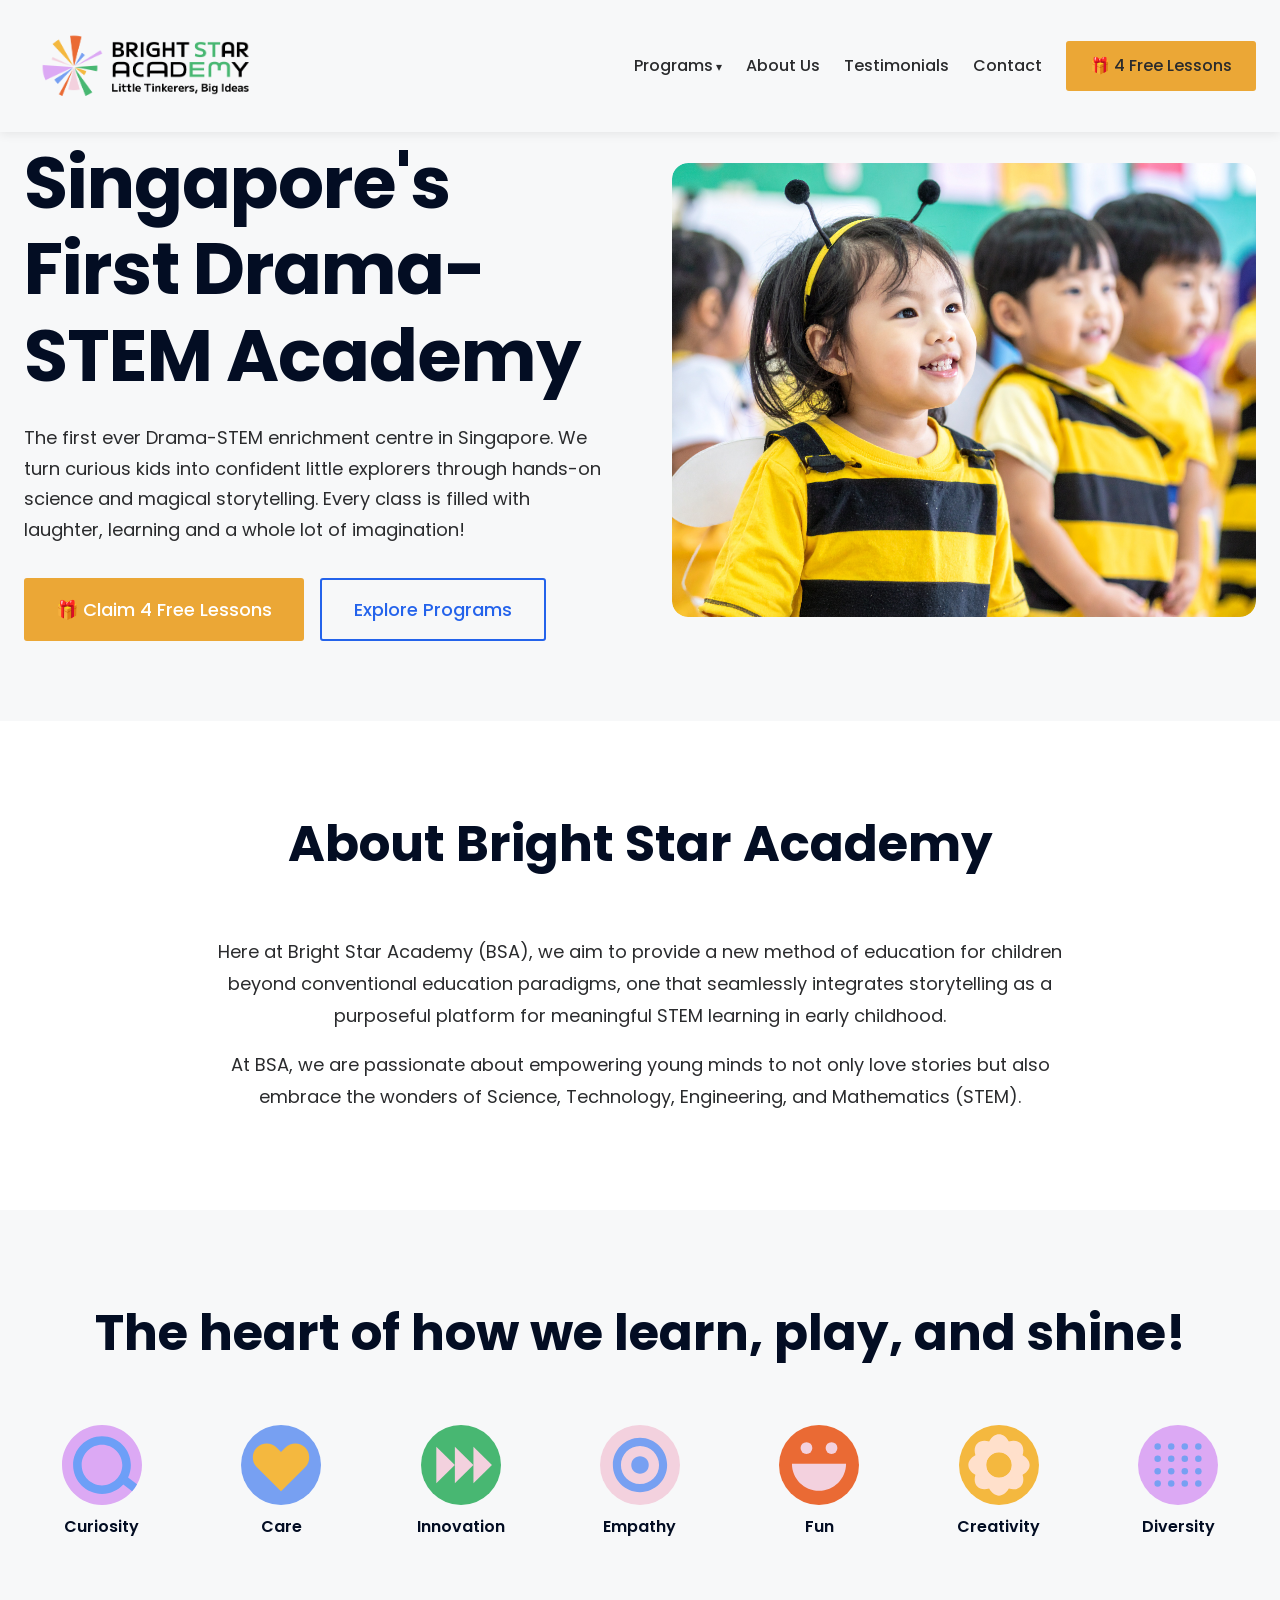
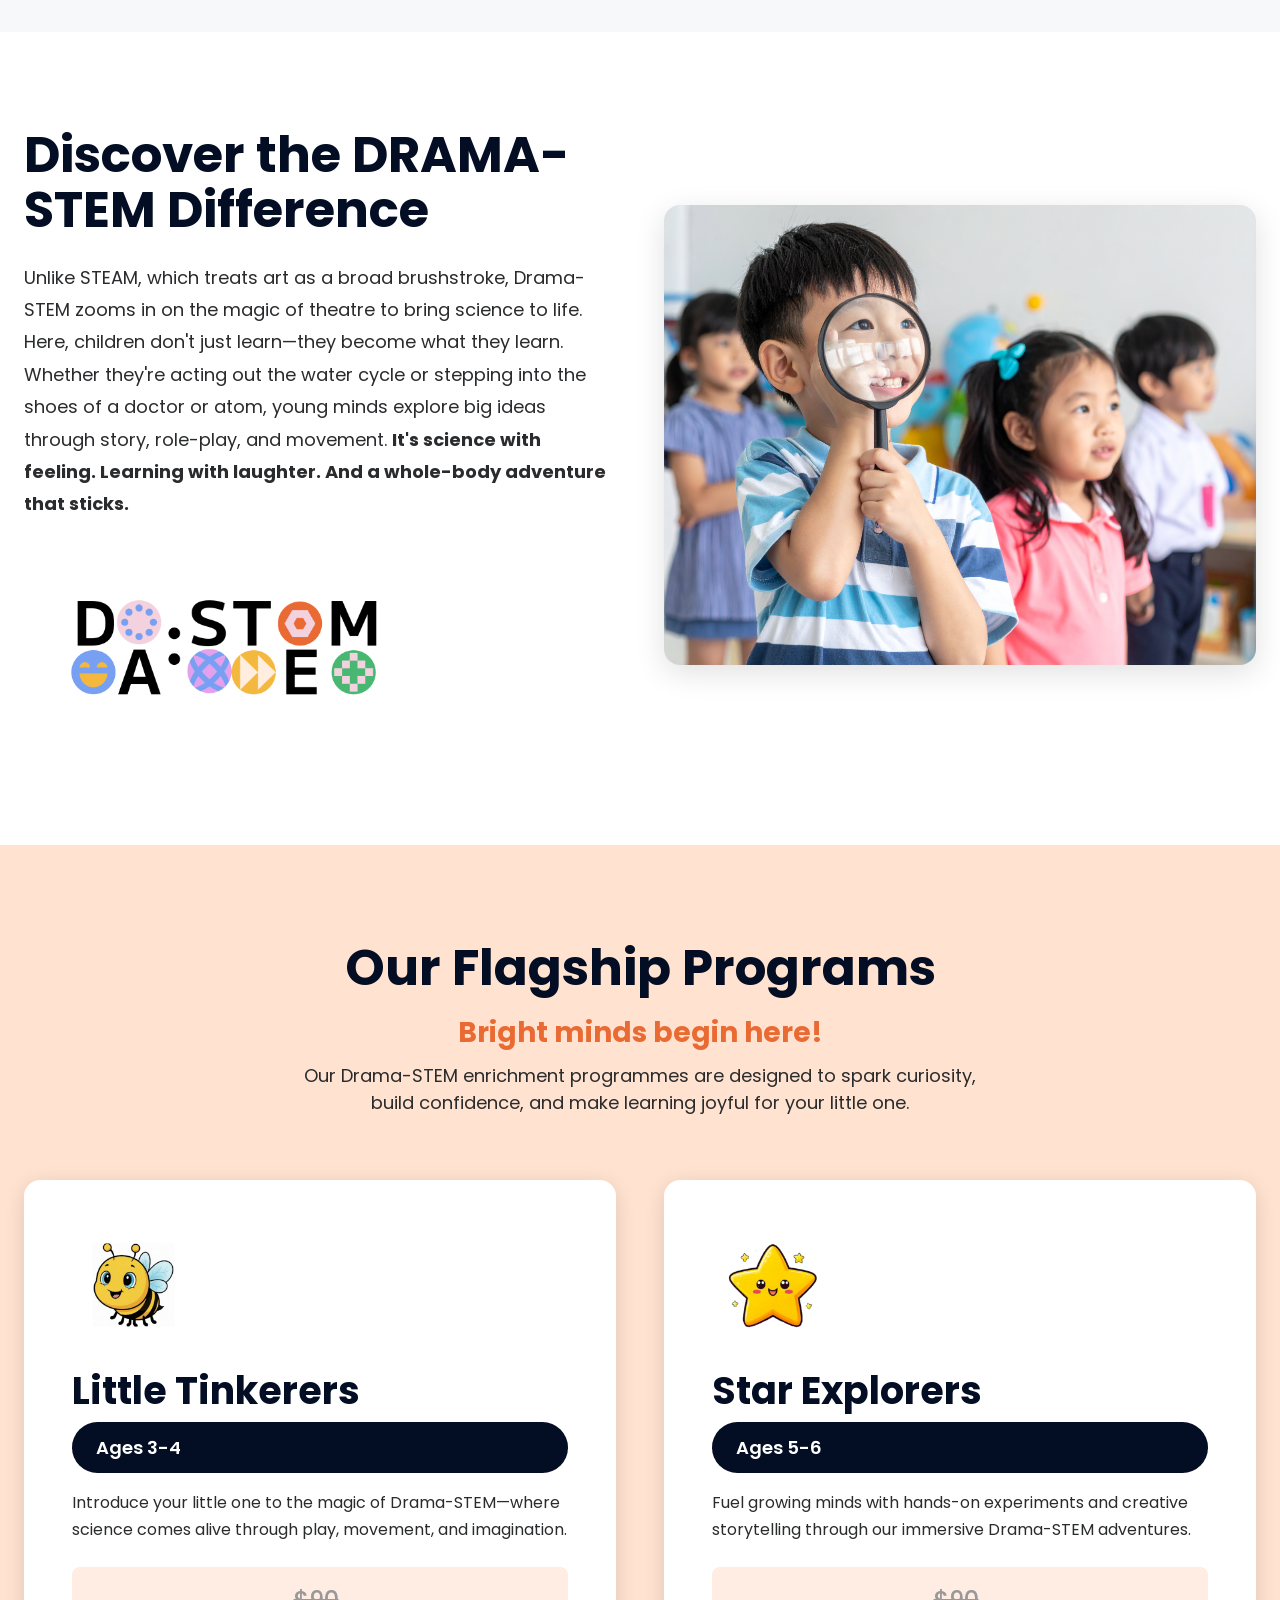
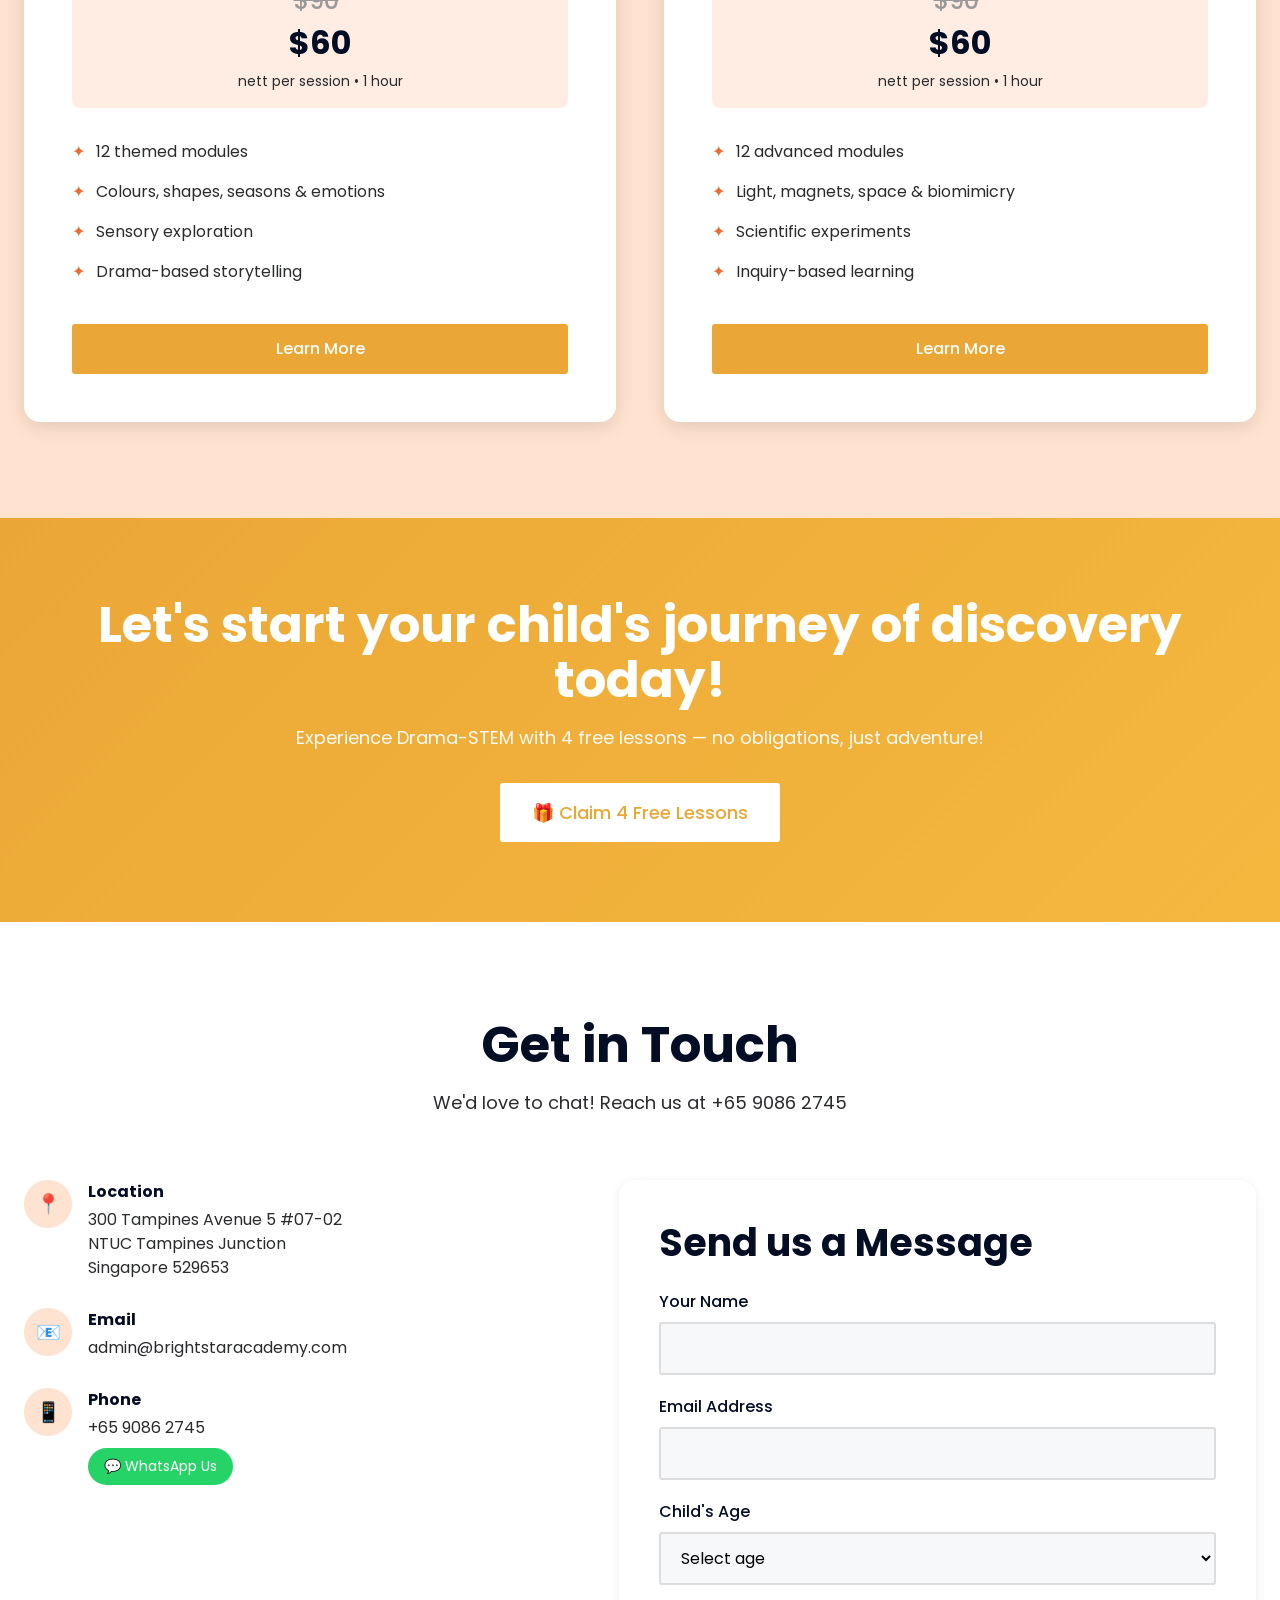
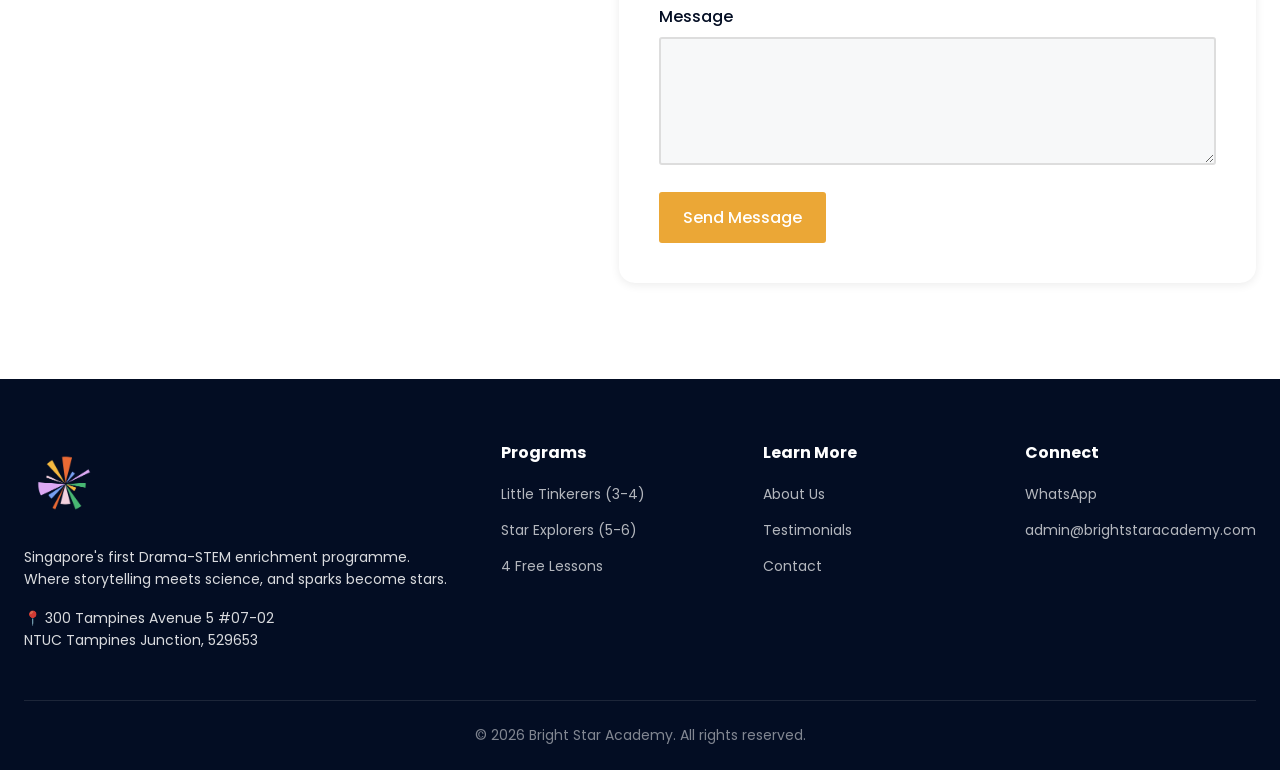
<file: index.html>
<!DOCTYPE html>
<html lang="en">
<head>
    <meta charset="UTF-8">
    <meta name="viewport" content="width=device-width, initial-scale=1.0">
    <title>Bright Star Academy | Drama-STEM Enrichment Singapore</title>
    <meta name="description" content="Singapore's FIRST Drama-STEM enrichment programme for children ages 3-6. Where storytelling meets science.">
    <link rel="stylesheet" href="styles.css">
    <link rel="icon" href="assets/images/logo-icon.png" type="image/png">
</head>
<body>
    <!-- Navigation -->
    <nav class="navbar">
        <div class="container nav-content">
            <a href="/" class="logo">
                <img src="assets/images/logo.png" alt="Bright Star Academy">
            </a>
            <ul class="nav-links">
                <li class="nav-dropdown"><a href="programs.html">Programs</a><div class="nav-dropdown-content"><a href="little-tinkerers.html">Little Tinkerers (3-4)</a><a href="star-explorers.html">Star Explorers (5-6)</a></div></li>
                <li><a href="about.html">About Us</a></li>
                <li><a href="testimonials.html">Testimonials</a></li>
                <li><a href="contact.html">Contact</a></li>
                <li><a href="4-free-lessons.html" class="btn btn-primary">🎁 4 Free Lessons</a></li>
            </ul>
            <button class="mobile-menu-btn" aria-label="Menu">☰</button>
        </div>
    </nav>

    <!-- Hero Section -->
    <section class="hero">
        <div class="container">
            <div class="hero-grid">
                <div class="hero-content">
                    <h1>Singapore's First Drama-STEM Academy</h1>
                    <p>The first ever Drama-STEM enrichment centre in Singapore. We turn curious kids into confident little explorers through hands-on science and magical storytelling. Every class is filled with laughter, learning and a whole lot of imagination!</p>
                    <div class="hero-buttons">
                        <a href="4-free-lessons.html" class="btn btn-primary btn-large">🎁 Claim 4 Free Lessons</a>
                        <a href="programs.html" class="btn btn-secondary btn-large">Explore Programs</a>
                    </div>
                </div>
                <div class="hero-image">
                    <img src="assets/images/kids-bee-costumes-group.jpg" alt="Children learning through Drama-STEM" style="border-radius: 16px; box-shadow: 0 8px 30px rgba(0,0,0,0.12);">
                </div>
            </div>
        </div>
    </section>

    <!-- About Section -->
    <section class="section section-light">
        <div class="container">
            <div class="section-header">
                <h2>About Bright Star Academy</h2>
            </div>
            <div style="max-width: 900px; margin: 0 auto; text-align: center;">
                <p style="font-size: 18px; line-height: 1.8; margin-bottom: 16px;">Here at Bright Star Academy (BSA), we aim to provide a new method of education for children beyond conventional education paradigms, one that seamlessly integrates storytelling as a purposeful platform for meaningful STEM learning in early childhood.</p>
                <p style="font-size: 18px; line-height: 1.8;">At BSA, we are passionate about empowering young minds to not only love stories but also embrace the wonders of Science, Technology, Engineering, and Mathematics (STEM).</p>
            </div>
        </div>
    </section>

    <!-- Core Values Section -->
    <section class="section section-gray">
        <div class="container">
            <div class="section-header">
                <h2>The heart of how we learn, play, and shine!</h2>
            </div>
            <div class="values-grid">
                <div class="value-item">
                    <div class="value-icon">
                        <img src="assets/images/core-value-14.svg" alt="Curiosity">
                    </div>
                    <h5>Curiosity</h5>
                </div>
                <div class="value-item">
                    <div class="value-icon">
                        <img src="assets/images/core-value-13.svg" alt="Care">
                    </div>
                    <h5>Care</h5>
                </div>
                <div class="value-item">
                    <div class="value-icon">
                        <img src="assets/images/core-value-12.svg" alt="Innovation">
                    </div>
                    <h5>Innovation</h5>
                </div>
                <div class="value-item">
                    <div class="value-icon">
                        <img src="assets/images/core-value-11.svg" alt="Empathy">
                    </div>
                    <h5>Empathy</h5>
                </div>
                <div class="value-item">
                    <div class="value-icon">
                        <img src="assets/images/core-value-10.svg" alt="Fun">
                    </div>
                    <h5>Fun</h5>
                </div>
                <div class="value-item">
                    <div class="value-icon">
                        <img src="assets/images/core-value-9.svg" alt="Creativity">
                    </div>
                    <h5>Creativity</h5>
                </div>
                <div class="value-item">
                    <div class="value-icon">
                        <img src="assets/images/core-value-8.svg" alt="Diversity">
                    </div>
                    <h5>Diversity</h5>
                </div>
            </div>
        </div>
    </section>

    <!-- DA:STEM Section -->
    <section class="dastem-section">
        <div class="container">
            <div class="dastem-grid">
                <div class="dastem-content">
                    <h2>Discover the DRAMA-STEM Difference</h2>
                    <p>Unlike STEAM, which treats art as a broad brushstroke, Drama-STEM zooms in on the magic of theatre to bring science to life. Here, children don't just learn—they become what they learn. Whether they're acting out the water cycle or stepping into the shoes of a doctor or atom, young minds explore big ideas through story, role-play, and movement. <strong>It's science with feeling. Learning with laughter. And a whole-body adventure that sticks.</strong></p>
                    <div class="dastem-logo">
                        <img src="assets/images/da-stem-logo.png" alt="DA:STEM">
                    </div>
                </div>
                <div class="dastem-image">
                    <img src="assets/images/boy-magnifying-glass.jpg" alt="Child exploring with magnifying glass">
                </div>
            </div>
        </div>
    </section>

    <!-- Programs Section -->
    <section class="section section-peach">
        <div class="container">
            <div class="section-header">
                <h2>Our Flagship Programs</h2>
                <p class="bright-minds-tagline">Bright minds begin here!</p>
                <p>Our Drama-STEM enrichment programmes are designed to spark curiosity, build confidence, and make learning joyful for your little one.</p>
            </div>
            <div class="programs-grid">
                <div class="program-card">
                    <div class="program-image">
                        <img src="assets/images/bob-bumblebee.png" alt="Bob the Bumblebee" style="width: 120px; height: 120px; object-fit: contain;">
                    </div>
                    <h3>Little Tinkerers</h3>
                    <span class="program-age">Ages 3-4</span>
                    <p>Introduce your little one to the magic of Drama-STEM—where science comes alive through play, movement, and imagination.</p>
                    <div class="program-pricing">
                        <span class="price-old">$90</span><span class="price">$60</span> <span class="price-details">nett per session • 1 hour</span>
                    </div>
                    <ul class="program-features">
                        <li>12 themed modules</li>
                        <li>Colours, shapes, seasons & emotions</li>
                        <li>Sensory exploration</li>
                        <li>Drama-based storytelling</li>
                    </ul>
                    <a href="little-tinkerers.html" class="btn btn-primary">Learn More</a>
                </div>
                <div class="program-card">
                    <div class="program-image">
                        <img src="assets/images/star-explorer-mascot.png" alt="Star Explorer" style="width: 120px; height: 120px; object-fit: contain;">
                    </div>
                    <h3>Star Explorers</h3>
                    <span class="program-age">Ages 5-6</span>
                    <p>Fuel growing minds with hands-on experiments and creative storytelling through our immersive Drama-STEM adventures.</p>
                    <div class="program-pricing">
                        <span class="price-old">$90</span><span class="price">$60</span> <span class="price-details">nett per session • 1 hour</span>
                    </div>
                    <ul class="program-features">
                        <li>12 advanced modules</li>
                        <li>Light, magnets, space & biomimicry</li>
                        <li>Scientific experiments</li>
                        <li>Inquiry-based learning</li>
                    </ul>
                    <a href="star-explorers.html" class="btn btn-primary">Learn More</a>
                </div>
            </div>
        </div>
    </section>

    <!-- CTA Section -->
    <section class="cta-section">
        <div class="container">
            <h2>Let's start your child's journey of discovery today!</h2>
            <p>Experience Drama-STEM with 4 free lessons — no obligations, just adventure!</p>
            <a href="4-free-lessons.html" class="btn btn-primary btn-large">🎁 Claim 4 Free Lessons</a>
        </div>
    </section>

    <!-- Contact Section -->
    <section class="section section-light">
        <div class="container">
            <div class="section-header">
                <h2>Get in Touch</h2>
                <p>We'd love to chat! Reach us at +65 9086 2745</p>
            </div>
            <div class="contact-grid">
                <div>
                    <div class="contact-item">
                        <div class="contact-icon">📍</div>
                        <div class="contact-text">
                            <strong>Location</strong>
                            <p>300 Tampines Avenue 5 #07-02<br>NTUC Tampines Junction<br>Singapore 529653</p>
                        </div>
                    </div>
                    <div class="contact-item">
                        <div class="contact-icon">📧</div>
                        <div class="contact-text">
                            <strong>Email</strong>
                            <a href="mailto:admin@brightstaracademy.com">admin@brightstaracademy.com</a>
                        </div>
                    </div>
                    <div class="contact-item">
                        <div class="contact-icon">📱</div>
                        <div class="contact-text">
                            <strong>Phone</strong>
                            <p>+65 9086 2745</p>
                            <a href="https://wa.me/6590862745?text=Hi!%20I'm%20interested%20in%20Bright%20Star%20Academy's%20programs." class="whatsapp-link">
                                💬 WhatsApp Us
                            </a>
                        </div>
                    </div>
                </div>
                <div class="contact-form">
                    <h3>Send us a Message</h3>
                    <form>
                        <div class="form-group">
                            <label>Your Name</label>
                            <input type="text" name="name" required>
                        </div>
                        <div class="form-group">
                            <label>Email Address</label>
                            <input type="email" name="email" required>
                        </div>
                        <div class="form-group">
                            <label>Child's Age</label>
                            <select name="age">
                                <option value="">Select age</option>
                                <option value="3-4">3-4 years</option>
                                <option value="5-6">5-6 years</option>
                            </select>
                        </div>
                        <div class="form-group">
                            <label>Message</label>
                            <textarea name="message" rows="4"></textarea>
                        </div>
                        <button type="submit" class="btn btn-primary">Send Message</button>
                    </form>
                </div>
            </div>
        </div>
    </section>

    <!-- Footer -->
    <footer class="footer">
        <div class="container">
            <div class="footer-grid">
                <div class="footer-brand">
                    <img src="assets/images/logo-icon.png" alt="Bright Star Academy" class="footer-icon">
                    <p>Singapore's first Drama-STEM enrichment programme. Where storytelling meets science, and sparks become stars.</p>
                    <p class="footer-address">📍 300 Tampines Avenue 5 #07-02<br>NTUC Tampines Junction, 529653</p>
                </div>
                <div class="footer-column">
                    <h5>Programs</h5>
                    <ul class="footer-links">
                        <li><a href="little-tinkerers.html">Little Tinkerers (3-4)</a></li>
                        <li><a href="star-explorers.html">Star Explorers (5-6)</a></li>
                        <li><a href="4-free-lessons.html">4 Free Lessons</a></li>
                    </ul>
                </div>
                <div class="footer-column">
                    <h5>Learn More</h5>
                    <ul class="footer-links">
                        <li><a href="about.html">About Us</a></li>
                <li><a href="testimonials.html">Testimonials</a></li>
                        <li><a href="contact.html">Contact</a></li>
                    </ul>
                </div>
                <div class="footer-column">
                    <h5>Connect</h5>
                    <ul class="footer-links">
                        <li><a href="https://wa.me/6590862745">WhatsApp</a></li>
                        <li><a href="mailto:admin@brightstaracademy.com">admin@brightstaracademy.com</a></li>
                    </ul>
                </div>
            </div>
            <div class="footer-bottom">
                <p>&copy; 2026 Bright Star Academy. All rights reserved.</p>
            </div>
        </div>
    </footer>

    <script>
        document.querySelector('.mobile-menu-btn').addEventListener('click', function() {
            document.querySelector('.nav-links').classList.toggle('active');
        });
    </script>
</body>
</html>
</file>
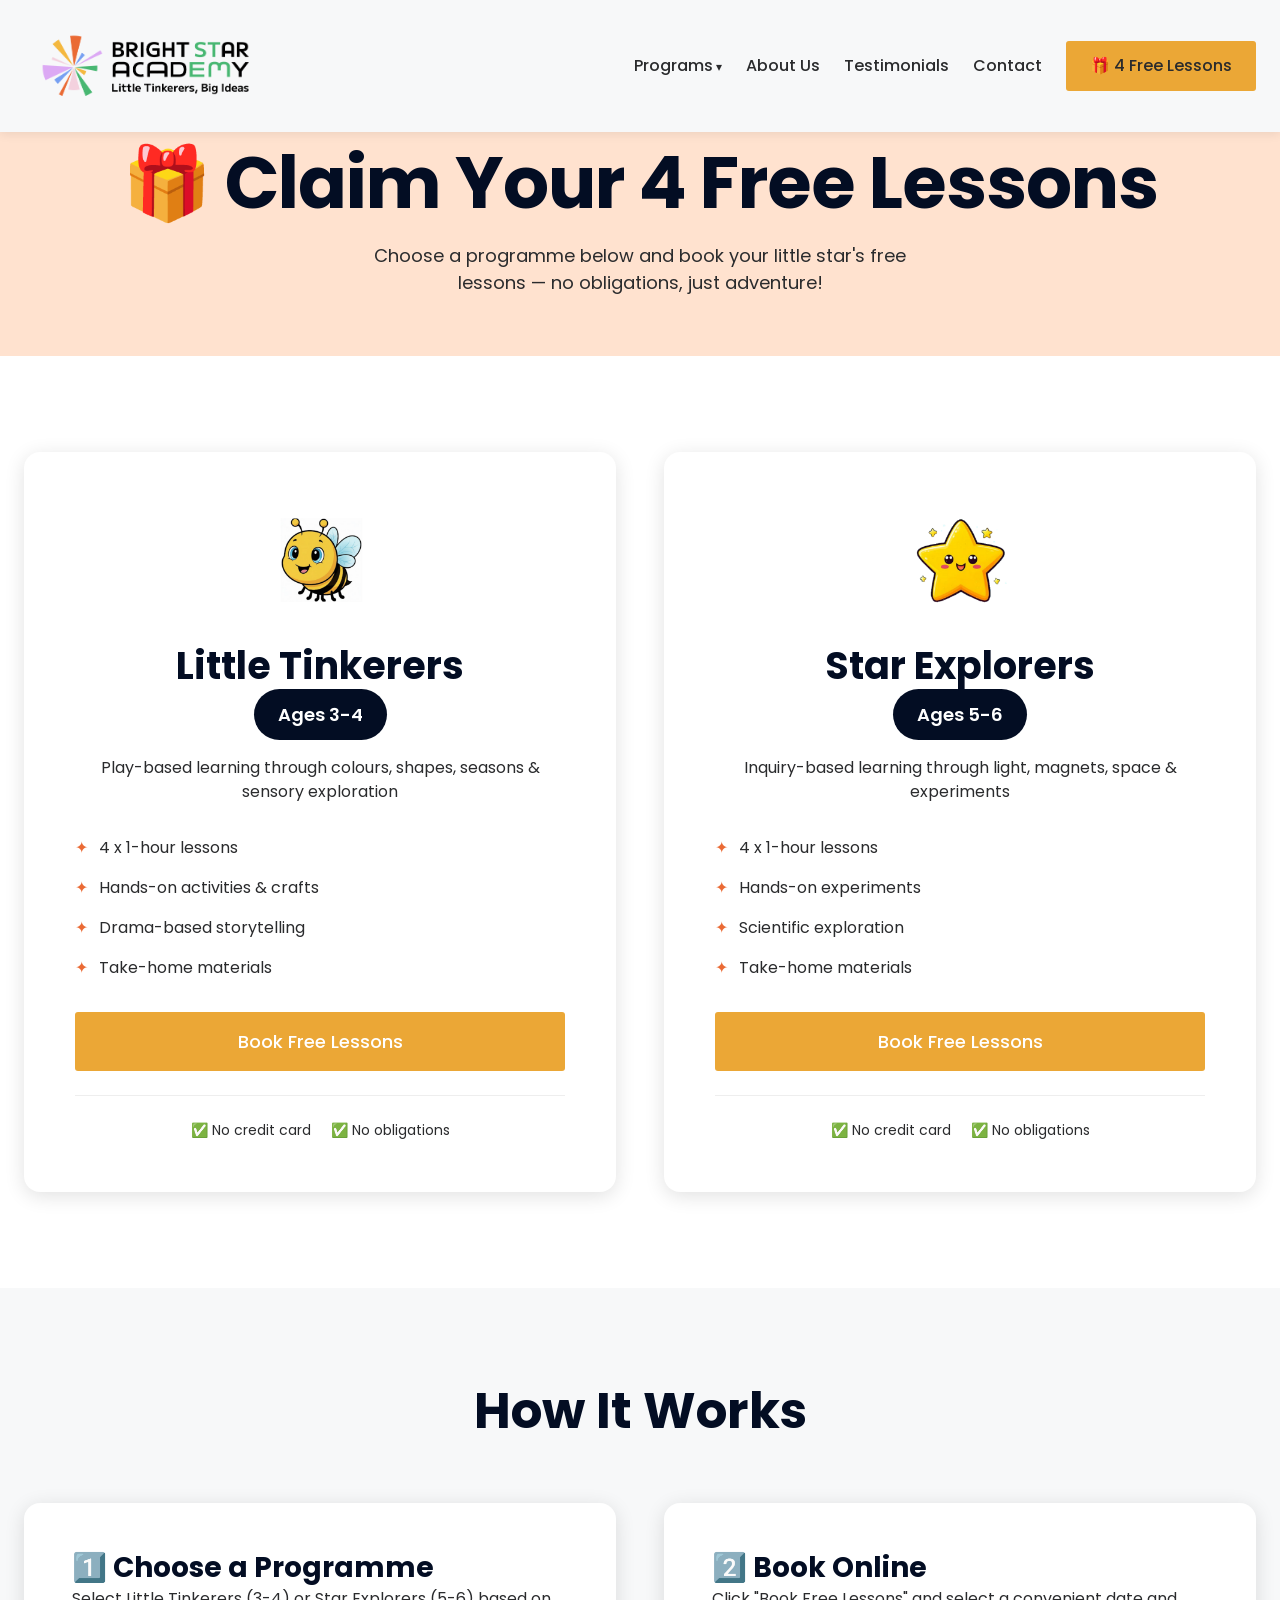
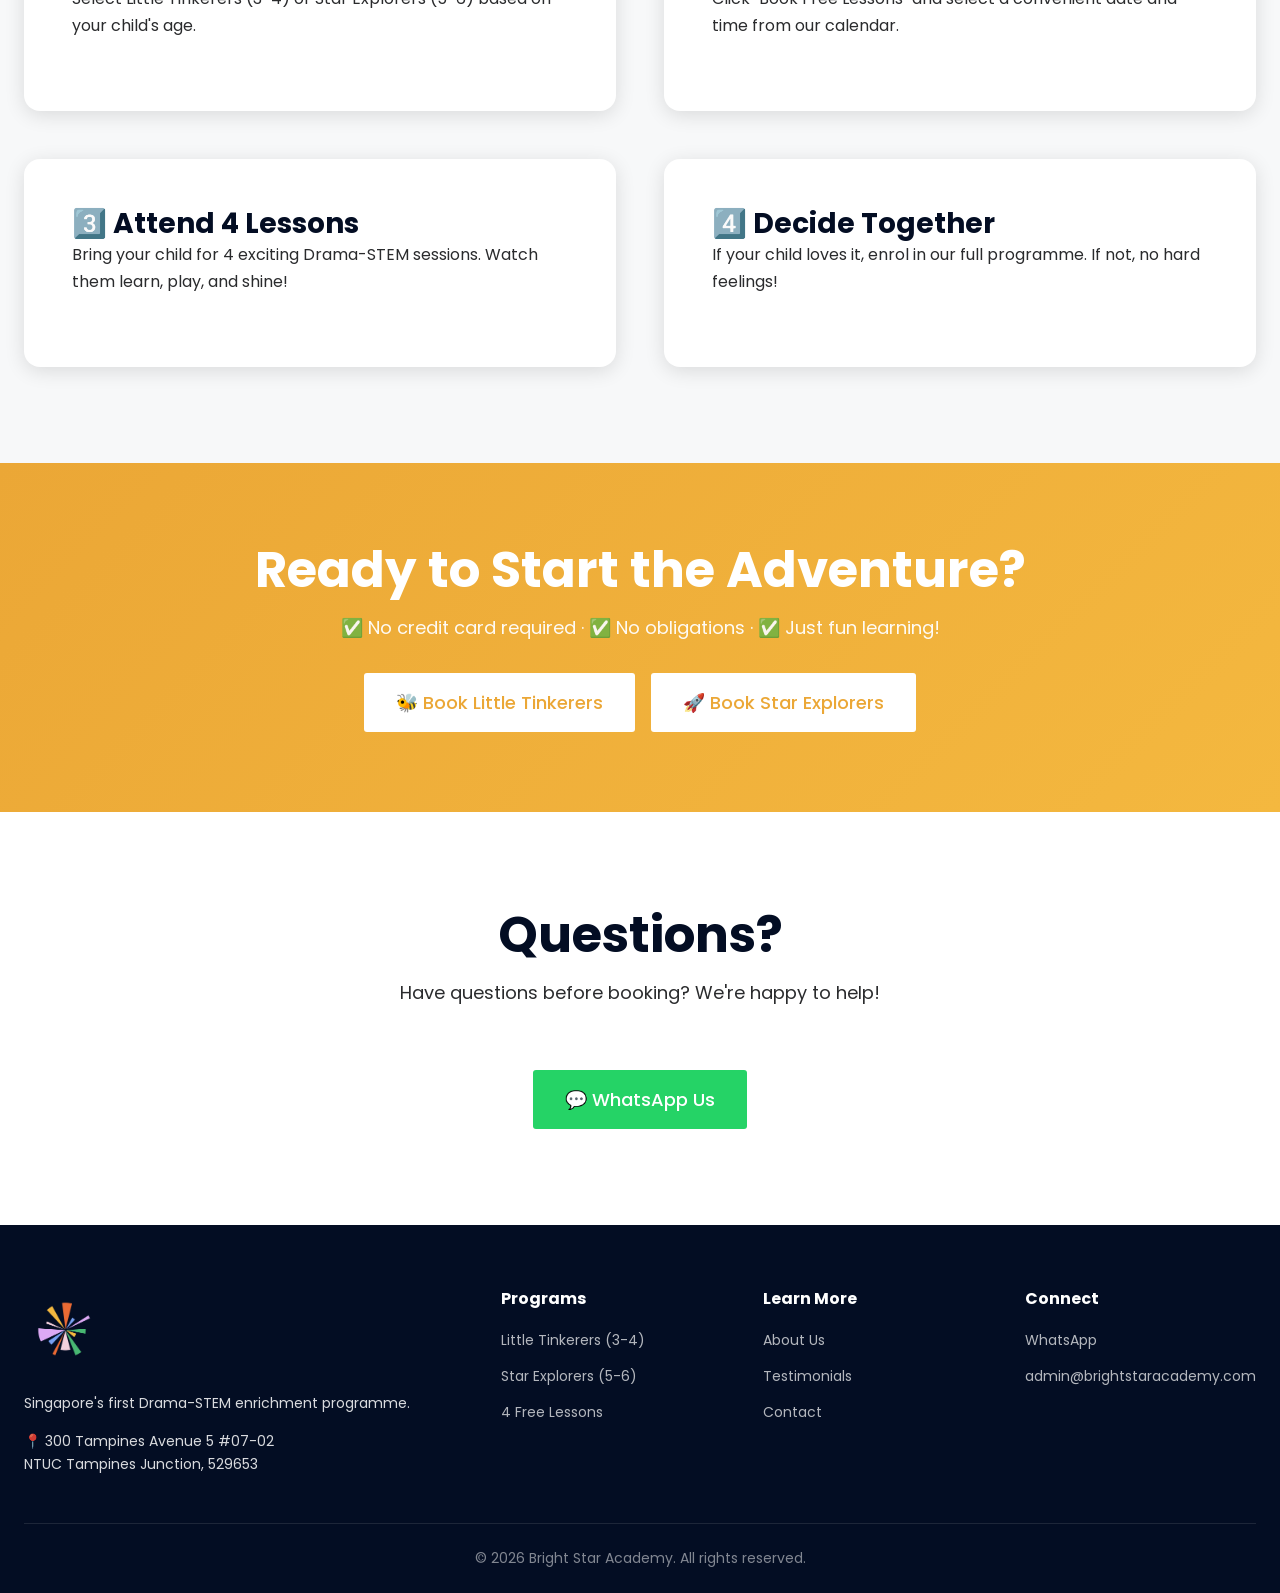
<file: 4-free-lessons.html>
<!DOCTYPE html>
<html lang="en">
<head>
    <meta charset="UTF-8">
    <meta name="viewport" content="width=device-width, initial-scale=1.0">
    <title>Claim 4 Free Lessons | Bright Star Academy</title>
    <meta name="description" content="Try Bright Star Academy's Drama-STEM programme with 4 free lessons. No obligations, no credit card required.">
    <link rel="stylesheet" href="styles.css">
    <link rel="icon" href="assets/images/logo-icon.png" type="image/png">
    <!-- Calendly CSS -->
    <link href="https://assets.calendly.com/assets/external/widget.css" rel="stylesheet">
</head>
<body>
    <!-- Navigation -->
    <nav class="navbar">
        <div class="container nav-content">
            <a href="/" class="logo">
                <img src="assets/images/logo.png" alt="Bright Star Academy">
            </a>
            <ul class="nav-links">
                <li class="nav-dropdown">
                    <a href="programs.html">Programs</a>
                    <div class="nav-dropdown-content">
                        <a href="little-tinkerers.html">Little Tinkerers (3-4)</a>
                        <a href="star-explorers.html">Star Explorers (5-6)</a>
                    </div>
                </li>
                <li><a href="about.html">About Us</a></li>
                <li><a href="testimonials.html">Testimonials</a></li>
                <li><a href="contact.html">Contact</a></li>
                <li><a href="4-free-lessons.html" class="btn btn-primary">🎁 4 Free Lessons</a></li>
            </ul>
            <button class="mobile-menu-btn" aria-label="Menu">☰</button>
        </div>
    </nav>

    <!-- Page Header -->
    <section class="page-header">
        <div class="container">
            <h1>🎁 Claim Your 4 Free Lessons</h1>
            <p>Choose a programme below and book your little star's free lessons — no obligations, just adventure!</p>
        </div>
    </section>

    <!-- Program Selection -->
    <section class="section section-light">
        <div class="container">
            <div class="program-select-grid">
                <div class="select-card">
                    <div class="program-image" style="margin: 0 auto 20px;">
                        <img src="assets/images/bob-bumblebee.png" alt="Bob the Bumblebee" style="width: 120px; height: 120px; object-fit: contain;">
                    </div>
                    <h3>Little Tinkerers</h3>
                    <span class="program-age">Ages 3-4</span>
                    <p>Play-based learning through colours, shapes, seasons & sensory exploration</p>
                    <ul class="program-features" style="text-align: left; margin: 24px 0;">
                        <li>4 x 1-hour lessons</li>
                        <li>Hands-on activities & crafts</li>
                        <li>Drama-based storytelling</li>
                        <li>Take-home materials</li>
                    </ul>
                    <button onclick="Calendly.initPopupWidget({url: 'https://calendly.com/admin-brightstaracademy/little-tinkerers-3-4yo'});return false;" class="btn btn-primary btn-large" style="width: 100%;">
                        Book Free Lessons
                    </button>
                    <div class="trust-badges">
                        <span class="trust-badge">✅ No credit card</span>
                        <span class="trust-badge">✅ No obligations</span>
                    </div>
                </div>
                <div class="select-card">
                    <div class="program-image" style="margin: 0 auto 20px;">
                        <img src="assets/images/star-explorer-mascot.png" alt="Star Explorer" style="width: 120px; height: 120px; object-fit: contain;">
                    </div>
                    <h3>Star Explorers</h3>
                    <span class="program-age">Ages 5-6</span>
                    <p>Inquiry-based learning through light, magnets, space & experiments</p>
                    <ul class="program-features" style="text-align: left; margin: 24px 0;">
                        <li>4 x 1-hour lessons</li>
                        <li>Hands-on experiments</li>
                        <li>Scientific exploration</li>
                        <li>Take-home materials</li>
                    </ul>
                    <button onclick="Calendly.initPopupWidget({url: 'https://calendly.com/admin-brightstaracademy/star-explorers-5-6yo'});return false;" class="btn btn-primary btn-large" style="width: 100%;">
                        Book Free Lessons
                    </button>
                    <div class="trust-badges">
                        <span class="trust-badge">✅ No credit card</span>
                        <span class="trust-badge">✅ No obligations</span>
                    </div>
                </div>
            </div>
        </div>
    </section>

    <!-- How It Works -->
    <section class="section section-gray">
        <div class="container">
            <div class="section-header">
                <h2>How It Works</h2>
            </div>
            <div class="programs-grid">
                <div class="program-card">
                    <h4>1️⃣ Choose a Programme</h4>
                    <p>Select Little Tinkerers (3-4) or Star Explorers (5-6) based on your child's age.</p>
                </div>
                <div class="program-card">
                    <h4>2️⃣ Book Online</h4>
                    <p>Click "Book Free Lessons" and select a convenient date and time from our calendar.</p>
                </div>
                <div class="program-card">
                    <h4>3️⃣ Attend 4 Lessons</h4>
                    <p>Bring your child for 4 exciting Drama-STEM sessions. Watch them learn, play, and shine!</p>
                </div>
                <div class="program-card">
                    <h4>4️⃣ Decide Together</h4>
                    <p>If your child loves it, enrol in our full programme. If not, no hard feelings!</p>
                </div>
            </div>
        </div>
    </section>

    <!-- CTA -->
    <section class="cta-section">
        <div class="container">
            <h2>Ready to Start the Adventure?</h2>
            <p>✅ No credit card required · ✅ No obligations · ✅ Just fun learning!</p>
            <div style="display: flex; gap: 16px; justify-content: center; flex-wrap: wrap;">
                <button onclick="Calendly.initPopupWidget({url: 'https://calendly.com/admin-brightstaracademy/little-tinkerers-3-4yo'});return false;" class="btn btn-primary btn-large">🐝 Book Little Tinkerers</button>
                <button onclick="Calendly.initPopupWidget({url: 'https://calendly.com/admin-brightstaracademy/star-explorers-5-6yo'});return false;" class="btn btn-primary btn-large">🚀 Book Star Explorers</button>
            </div>
        </div>
    </section>

    <!-- Questions -->
    <section class="section section-light">
        <div class="container">
            <div class="section-header">
                <h2>Questions?</h2>
                <p>Have questions before booking? We're happy to help!</p>
            </div>
            <div style="text-align: center;">
                <a href="https://wa.me/6590862745?text=Hi!%20I%20have%20a%20question%20about%20the%20free%20lessons." class="btn btn-whatsapp btn-large">💬 WhatsApp Us</a>
            </div>
        </div>
    </section>

    <!-- Footer -->
    <footer class="footer">
        <div class="container">
            <div class="footer-grid">
                <div class="footer-brand">
                    <img src="assets/images/logo-icon.png" alt="Bright Star Academy" class="footer-icon">
                    <p>Singapore's first Drama-STEM enrichment programme.</p>
                    <p class="footer-address">📍 300 Tampines Avenue 5 #07-02<br>NTUC Tampines Junction, 529653</p>
                </div>
                <div class="footer-column">
                    <h5>Programs</h5>
                    <ul class="footer-links">
                        <li><a href="little-tinkerers.html">Little Tinkerers (3-4)</a></li>
                        <li><a href="star-explorers.html">Star Explorers (5-6)</a></li>
                        <li><a href="4-free-lessons.html">4 Free Lessons</a></li>
                    </ul>
                </div>
                <div class="footer-column">
                    <h5>Learn More</h5>
                    <ul class="footer-links">
                        <li><a href="about.html">About Us</a></li>
                        <li><a href="testimonials.html">Testimonials</a></li>
                        <li><a href="contact.html">Contact</a></li>
                    </ul>
                </div>
                <div class="footer-column">
                    <h5>Connect</h5>
                    <ul class="footer-links">
                        <li><a href="https://wa.me/6590862745">WhatsApp</a></li>
                        <li><a href="mailto:admin@brightstaracademy.com">admin@brightstaracademy.com</a></li>
                    </ul>
                </div>
            </div>
            <div class="footer-bottom">
                <p>&copy; 2026 Bright Star Academy. All rights reserved.</p>
            </div>
        </div>
    </footer>

    <!-- Calendly Widget JS -->
    <script src="https://assets.calendly.com/assets/external/widget.js" type="text/javascript" async></script>
    
    <script>
        document.querySelector('.mobile-menu-btn').addEventListener('click', function() {
            document.querySelector('.nav-links').classList.toggle('active');
        });
    </script>
</body>
</html>
</file>
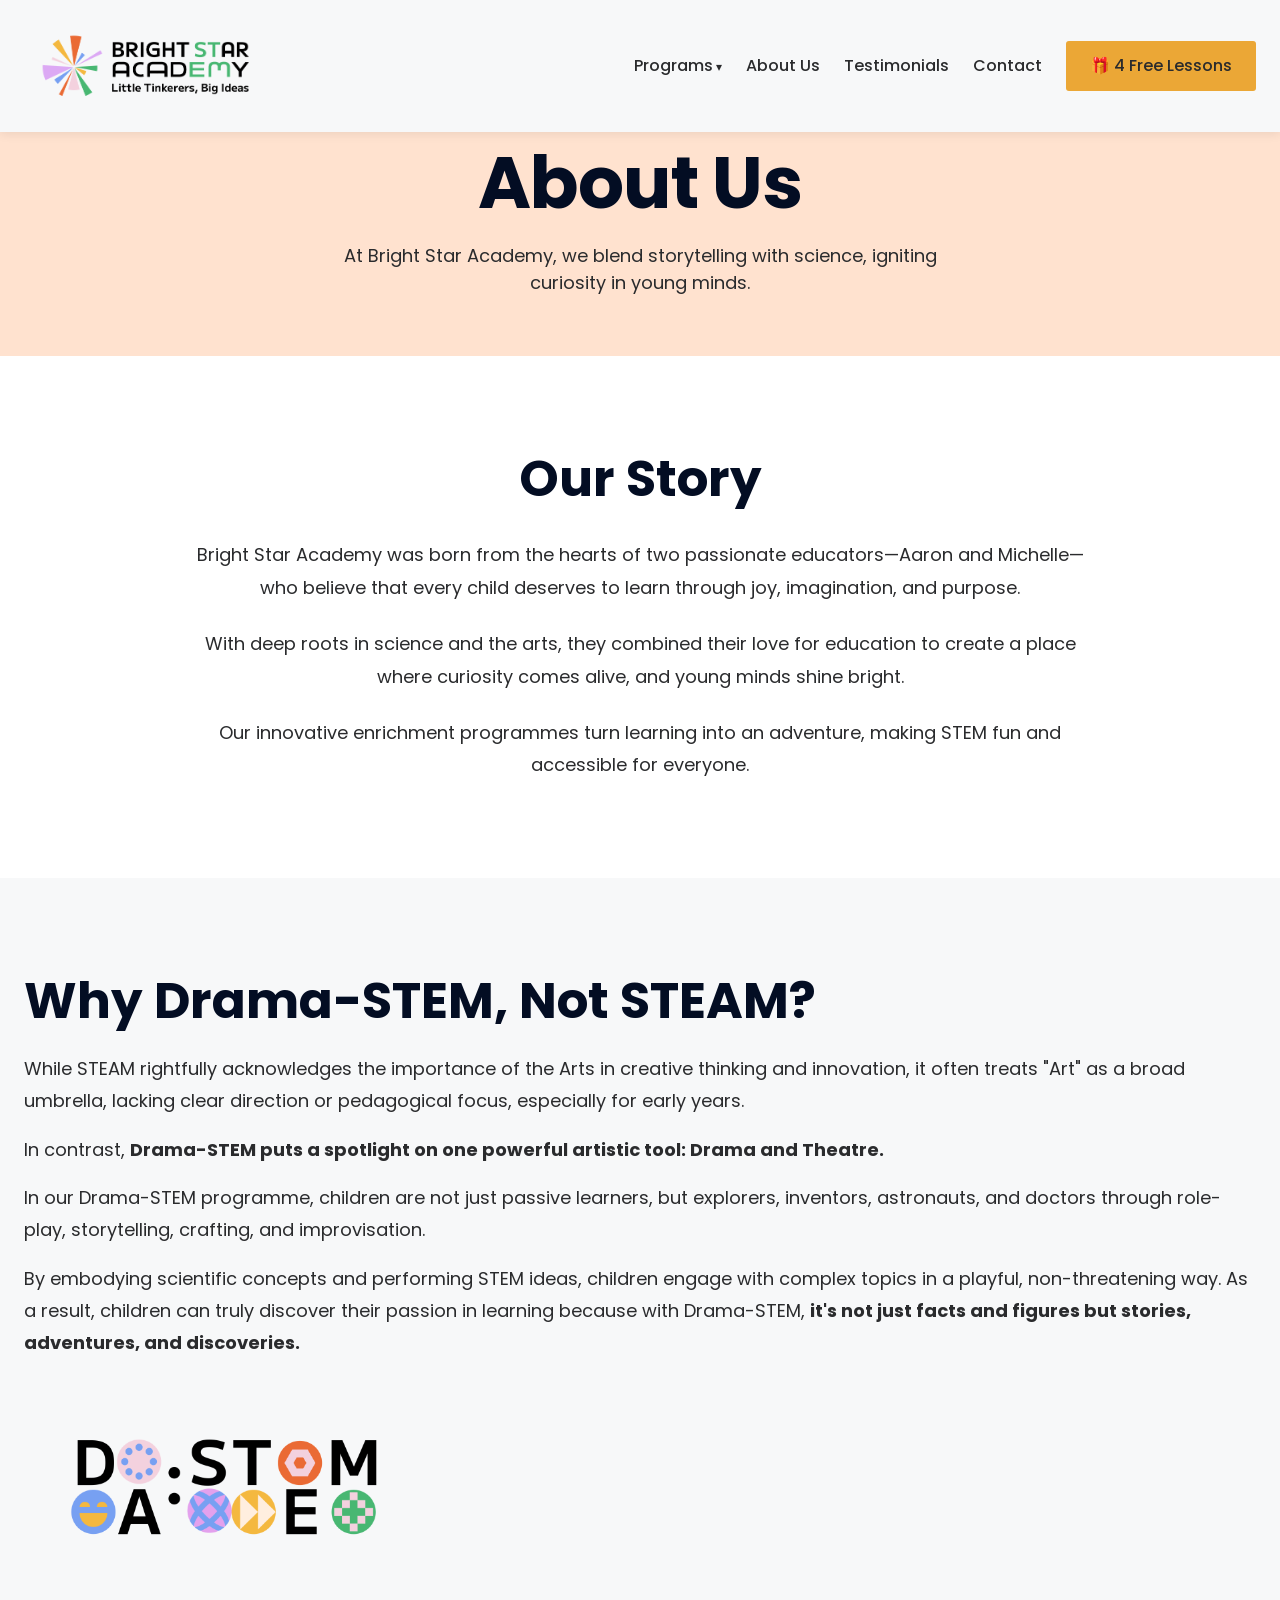
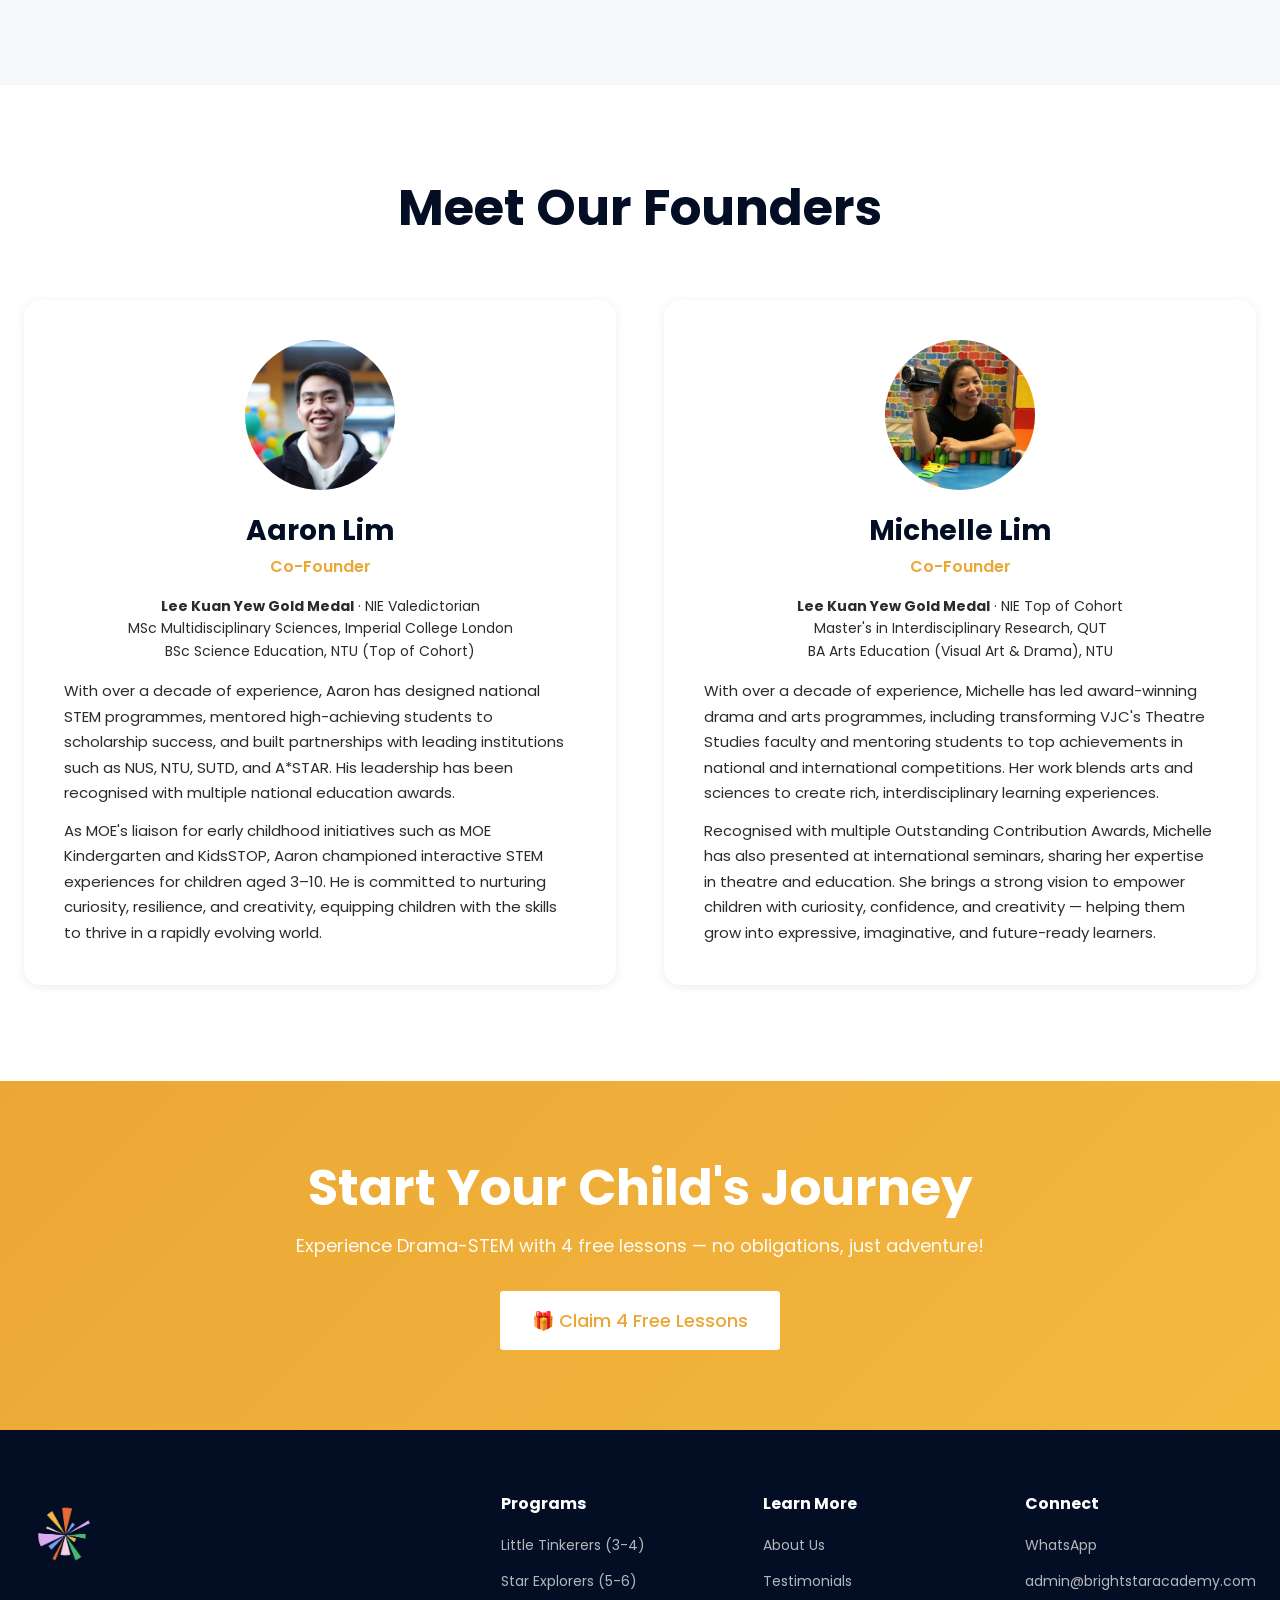
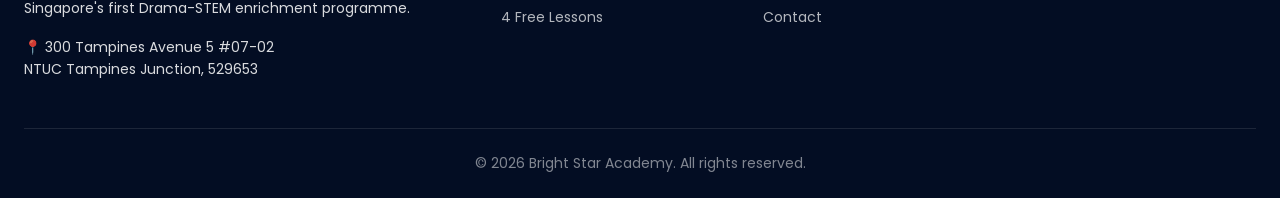
<file: about.html>
<!DOCTYPE html>
<html lang="en">
<head>
    <meta charset="UTF-8">
    <meta name="viewport" content="width=device-width, initial-scale=1.0">
    <title>About Us | Bright Star Academy</title>
    <meta name="description" content="Meet the founders of Bright Star Academy - award-winning educators passionate about Drama-STEM education.">
    <link rel="stylesheet" href="styles.css">
    <link rel="icon" href="assets/images/logo-icon.png" type="image/png">
</head>
<body>
    <!-- Navigation -->
    <nav class="navbar">
        <div class="container nav-content">
            <a href="/" class="logo">
                <img src="assets/images/logo.png" alt="Bright Star Academy">
            </a>
            <ul class="nav-links">
                <li class="nav-dropdown">
                    <a href="programs.html">Programs</a>
                    <div class="nav-dropdown-content">
                        <a href="little-tinkerers.html">Little Tinkerers (3-4)</a>
                        <a href="star-explorers.html">Star Explorers (5-6)</a>
                    </div>
                </li>
                <li><a href="about.html">About Us</a></li>
                <li><a href="testimonials.html">Testimonials</a></li>
                <li><a href="contact.html">Contact</a></li>
                <li><a href="4-free-lessons.html" class="btn btn-primary">🎁 4 Free Lessons</a></li>
            </ul>
            <button class="mobile-menu-btn" aria-label="Menu">☰</button>
        </div>
    </nav>

    <!-- Page Header -->
    <section class="page-header">
        <div class="container">
            <h1>About Us</h1>
            <p>At Bright Star Academy, we blend storytelling with science, igniting curiosity in young minds.</p>
        </div>
    </section>

    <!-- About Intro -->
    <section class="section section-light">
        <div class="container">
            <div style="max-width: 900px; margin: 0 auto; text-align: center;">
                <h2 class="mb-4">Our Story</h2>
                <p style="font-size: 18px; line-height: 1.8; margin-bottom: 24px;">Bright Star Academy was born from the hearts of two passionate educators—Aaron and Michelle—who believe that every child deserves to learn through joy, imagination, and purpose.</p>
                <p style="font-size: 18px; line-height: 1.8; margin-bottom: 24px;">With deep roots in science and the arts, they combined their love for education to create a place where curiosity comes alive, and young minds shine bright.</p>
                <p style="font-size: 18px; line-height: 1.8;">Our innovative enrichment programmes turn learning into an adventure, making STEM fun and accessible for everyone.</p>
            </div>
        </div>
    </section>

    <!-- DA:STEM Section -->
    <section class="dastem-section" style="background: var(--color-background);">
        <div class="container">
            <div class="dastem-content">
                <h2>Why Drama-STEM, Not STEAM?</h2>
                <p>While STEAM rightfully acknowledges the importance of the Arts in creative thinking and innovation, it often treats "Art" as a broad umbrella, lacking clear direction or pedagogical focus, especially for early years.</p>
                <p>In contrast, <strong>Drama-STEM puts a spotlight on one powerful artistic tool: Drama and Theatre.</strong></p>
                <p>In our Drama-STEM programme, children are not just passive learners, but explorers, inventors, astronauts, and doctors through role-play, storytelling, crafting, and improvisation.</p>
                <p>By embodying scientific concepts and performing STEM ideas, children engage with complex topics in a playful, non-threatening way. As a result, children can truly discover their passion in learning because with Drama-STEM, <strong>it's not just facts and figures but stories, adventures, and discoveries.</strong></p>
                <div class="dastem-logo">
                    <img src="assets/images/da-stem-logo.png" alt="DA:STEM">
                </div>
            </div>
        </div>
    </section>

    <!-- Founders Section -->
    <section class="section section-light">
        <div class="container">
            <div class="section-header">
                <h2>Meet Our Founders</h2>
            </div>
            <div class="founders-grid">
                <div class="founder-card">
                    <div class="founder-photo">
                        <img src="assets/images/aaron.webp" alt="Aaron Lim" style="width: 100%; height: 100%; object-fit: cover;">
                    </div>
                    <h4>Aaron Lim</h4>
                    <p class="founder-title">Co-Founder</p>
                    <p class="founder-credentials">
                        <strong>Lee Kuan Yew Gold Medal</strong> · NIE Valedictorian<br>
                        MSc Multidisciplinary Sciences, Imperial College London<br>
                        BSc Science Education, NTU (Top of Cohort)
                    </p>
                    <p class="founder-bio">
                        With over a decade of experience, Aaron has designed national STEM programmes, mentored high-achieving students to scholarship success, and built partnerships with leading institutions such as NUS, NTU, SUTD, and A*STAR. His leadership has been recognised with multiple national education awards.
                    </p>
                    <p class="founder-bio" style="margin-top: 12px;">
                        As MOE's liaison for early childhood initiatives such as MOE Kindergarten and KidsSTOP, Aaron championed interactive STEM experiences for children aged 3–10. He is committed to nurturing curiosity, resilience, and creativity, equipping children with the skills to thrive in a rapidly evolving world.
                    </p>
                </div>
                <div class="founder-card">
                    <div class="founder-photo">
                        <img src="assets/images/michelle.jpg" alt="Michelle Lim" style="width: 100%; height: 100%; object-fit: cover;">
                    </div>
                    <h4>Michelle Lim</h4>
                    <p class="founder-title">Co-Founder</p>
                    <p class="founder-credentials">
                        <strong>Lee Kuan Yew Gold Medal</strong> · NIE Top of Cohort<br>
                        Master's in Interdisciplinary Research, QUT<br>
                        BA Arts Education (Visual Art & Drama), NTU
                    </p>
                    <p class="founder-bio">
                        With over a decade of experience, Michelle has led award-winning drama and arts programmes, including transforming VJC's Theatre Studies faculty and mentoring students to top achievements in national and international competitions. Her work blends arts and sciences to create rich, interdisciplinary learning experiences.
                    </p>
                    <p class="founder-bio" style="margin-top: 12px;">
                        Recognised with multiple Outstanding Contribution Awards, Michelle has also presented at international seminars, sharing her expertise in theatre and education. She brings a strong vision to empower children with curiosity, confidence, and creativity — helping them grow into expressive, imaginative, and future-ready learners.
                    </p>
                </div>
            </div>
        </div>
    </section>

    <!-- CTA Section -->
    <section class="cta-section">
        <div class="container">
            <h2>Start Your Child's Journey</h2>
            <p>Experience Drama-STEM with 4 free lessons — no obligations, just adventure!</p>
            <a href="4-free-lessons.html" class="btn btn-primary btn-large">🎁 Claim 4 Free Lessons</a>
        </div>
    </section>

    <!-- Footer -->
    <footer class="footer">
        <div class="container">
            <div class="footer-grid">
                <div class="footer-brand">
                    <img src="assets/images/logo-icon.png" alt="Bright Star Academy" class="footer-icon">
                    <p>Singapore's first Drama-STEM enrichment programme.</p>
                    <p class="footer-address">📍 300 Tampines Avenue 5 #07-02<br>NTUC Tampines Junction, 529653</p>
                </div>
                <div class="footer-column">
                    <h5>Programs</h5>
                    <ul class="footer-links">
                        <li><a href="little-tinkerers.html">Little Tinkerers (3-4)</a></li>
                        <li><a href="star-explorers.html">Star Explorers (5-6)</a></li>
                        <li><a href="4-free-lessons.html">4 Free Lessons</a></li>
                    </ul>
                </div>
                <div class="footer-column">
                    <h5>Learn More</h5>
                    <ul class="footer-links">
                        <li><a href="about.html">About Us</a></li>
                <li><a href="testimonials.html">Testimonials</a></li>
                        <li><a href="contact.html">Contact</a></li>
                    </ul>
                </div>
                <div class="footer-column">
                    <h5>Connect</h5>
                    <ul class="footer-links">
                        <li><a href="https://wa.me/6590862745">WhatsApp</a></li>
                        <li><a href="mailto:admin@brightstaracademy.com">admin@brightstaracademy.com</a></li>
                    </ul>
                </div>
            </div>
            <div class="footer-bottom">
                <p>&copy; 2026 Bright Star Academy. All rights reserved.</p>
            </div>
        </div>
    </footer>

    <script>
        document.querySelector('.mobile-menu-btn').addEventListener('click', function() {
            document.querySelector('.nav-links').classList.toggle('active');
        });
    </script>
</body>
</html>
</file>
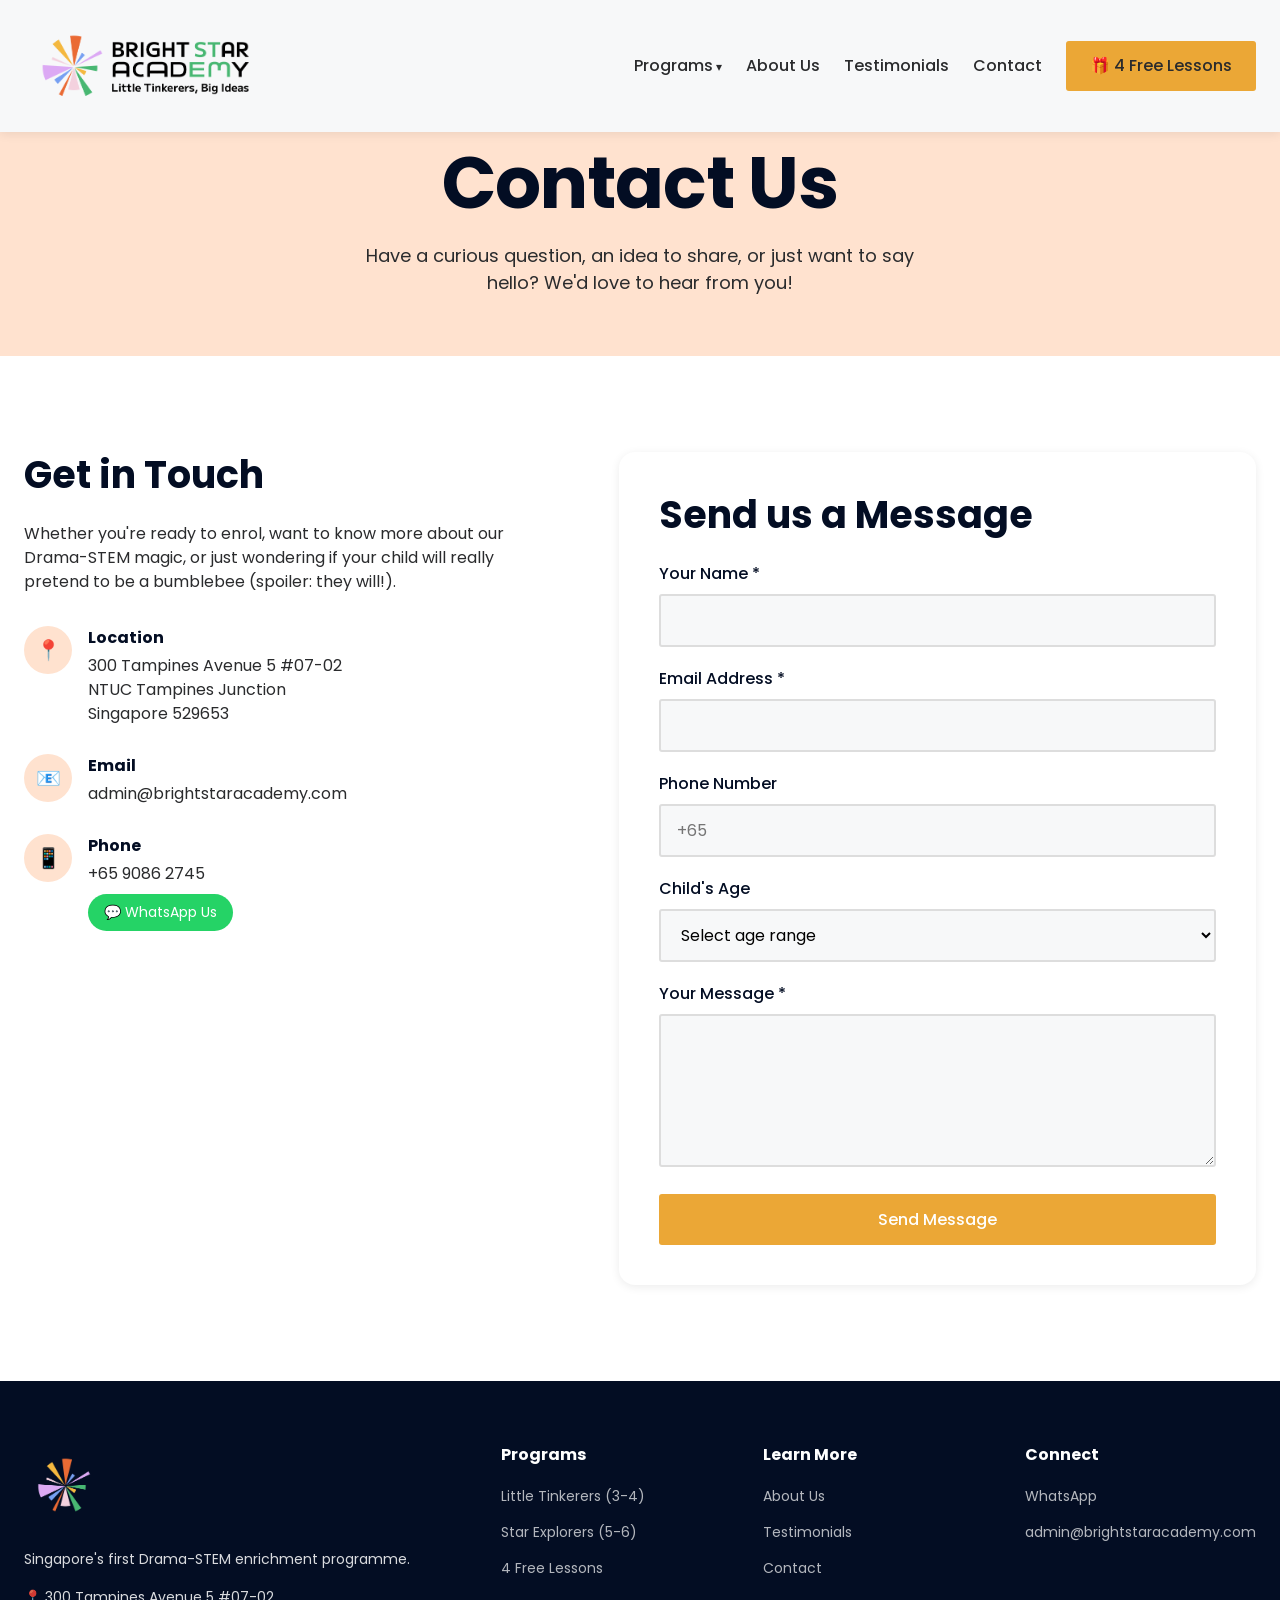
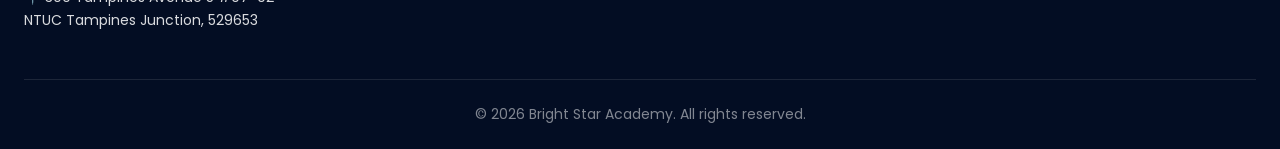
<file: contact.html>
<!DOCTYPE html>
<html lang="en">
<head>
    <meta charset="UTF-8">
    <meta name="viewport" content="width=device-width, initial-scale=1.0">
    <title>Contact Us | Bright Star Academy</title>
    <meta name="description" content="Get in touch with Bright Star Academy. Questions about Drama-STEM programs? We'd love to hear from you!">
    <link rel="stylesheet" href="styles.css">
    <link rel="icon" href="assets/images/logo-icon.png" type="image/png">
</head>
<body>
    <!-- Navigation -->
    <nav class="navbar">
        <div class="container nav-content">
            <a href="/" class="logo">
                <img src="assets/images/logo.png" alt="Bright Star Academy">
            </a>
            <ul class="nav-links">
                <li class="nav-dropdown"><a href="programs.html">Programs</a><div class="nav-dropdown-content"><a href="little-tinkerers.html">Little Tinkerers (3-4)</a><a href="star-explorers.html">Star Explorers (5-6)</a></div></li>
                <li><a href="about.html">About Us</a></li>
                <li><a href="testimonials.html">Testimonials</a></li>
                <li><a href="contact.html">Contact</a></li>
                <li><a href="4-free-lessons.html" class="btn btn-primary">🎁 4 Free Lessons</a></li>
            </ul>
            <button class="mobile-menu-btn" aria-label="Menu">☰</button>
        </div>
    </nav>

    <!-- Page Header -->
    <section class="page-header">
        <div class="container">
            <h1>Contact Us</h1>
            <p>Have a curious question, an idea to share, or just want to say hello? We'd love to hear from you!</p>
        </div>
    </section>

    <!-- Contact Section -->
    <section class="section section-light">
        <div class="container">
            <div class="contact-grid">
                <div>
                    <h3 style="margin-bottom: 24px;">Get in Touch</h3>
                    <p style="margin-bottom: 32px; color: var(--color-text);">Whether you're ready to enrol, want to know more about our Drama-STEM magic, or just wondering if your child will really pretend to be a bumblebee (spoiler: they will!).</p>
                    
                    <div class="contact-item">
                        <div class="contact-icon">📍</div>
                        <div class="contact-text">
                            <strong>Location</strong>
                            <p>300 Tampines Avenue 5 #07-02<br>NTUC Tampines Junction<br>Singapore 529653</p>
                        </div>
                    </div>
                    
                    <div class="contact-item">
                        <div class="contact-icon">📧</div>
                        <div class="contact-text">
                            <strong>Email</strong>
                            <a href="mailto:admin@brightstaracademy.com">admin@brightstaracademy.com</a>
                        </div>
                    </div>
                    
                    <div class="contact-item">
                        <div class="contact-icon">📱</div>
                        <div class="contact-text">
                            <strong>Phone</strong>
                            <p>+65 9086 2745</p>
                            <a href="https://wa.me/6590862745?text=Hi!%20I'm%20interested%20in%20Bright%20Star%20Academy's%20programs." class="whatsapp-link">
                                💬 WhatsApp Us
                            </a>
                        </div>
                    </div>
                </div>
                
                <div class="contact-form">
                    <h3>Send us a Message</h3>
                    <form>
                        <div class="form-group">
                            <label>Your Name *</label>
                            <input type="text" name="name" required>
                        </div>
                        <div class="form-group">
                            <label>Email Address *</label>
                            <input type="email" name="email" required>
                        </div>
                        <div class="form-group">
                            <label>Phone Number</label>
                            <input type="tel" name="phone" placeholder="+65">
                        </div>
                        <div class="form-group">
                            <label>Child's Age</label>
                            <select name="age">
                                <option value="">Select age range</option>
                                <option value="3-4">3-4 years (Little Tinkerers)</option>
                                <option value="5-6">5-6 years (Star Explorers)</option>
                                <option value="other">Other</option>
                            </select>
                        </div>
                        <div class="form-group">
                            <label>Your Message *</label>
                            <textarea name="message" rows="5" required></textarea>
                        </div>
                        <button type="submit" class="btn btn-primary" style="width: 100%;">Send Message</button>
                    </form>
                </div>
            </div>
        </div>
    </section>

    <!-- Footer -->
    <footer class="footer">
        <div class="container">
            <div class="footer-grid">
                <div class="footer-brand">
                    <img src="assets/images/logo-icon.png" alt="Bright Star Academy" class="footer-icon">
                    <p>Singapore's first Drama-STEM enrichment programme.</p>
                    <p class="footer-address">📍 300 Tampines Avenue 5 #07-02<br>NTUC Tampines Junction, 529653</p>
                </div>
                <div class="footer-column">
                    <h5>Programs</h5>
                    <ul class="footer-links">
                        <li><a href="little-tinkerers.html">Little Tinkerers (3-4)</a></li>
                        <li><a href="star-explorers.html">Star Explorers (5-6)</a></li>
                        <li><a href="4-free-lessons.html">4 Free Lessons</a></li>
                    </ul>
                </div>
                <div class="footer-column">
                    <h5>Learn More</h5>
                    <ul class="footer-links">
                        <li><a href="about.html">About Us</a></li>
                <li><a href="testimonials.html">Testimonials</a></li>
                        <li><a href="contact.html">Contact</a></li>
                    </ul>
                </div>
                <div class="footer-column">
                    <h5>Connect</h5>
                    <ul class="footer-links">
                        <li><a href="https://wa.me/6590862745">WhatsApp</a></li>
                        <li><a href="mailto:admin@brightstaracademy.com">admin@brightstaracademy.com</a></li>
                    </ul>
                </div>
            </div>
            <div class="footer-bottom">
                <p>&copy; 2026 Bright Star Academy. All rights reserved.</p>
            </div>
        </div>
    </footer>

    <script>
        document.querySelector('.mobile-menu-btn').addEventListener('click', function() {
            document.querySelector('.nav-links').classList.toggle('active');
        });
    </script>
</body>
</html>
</file>
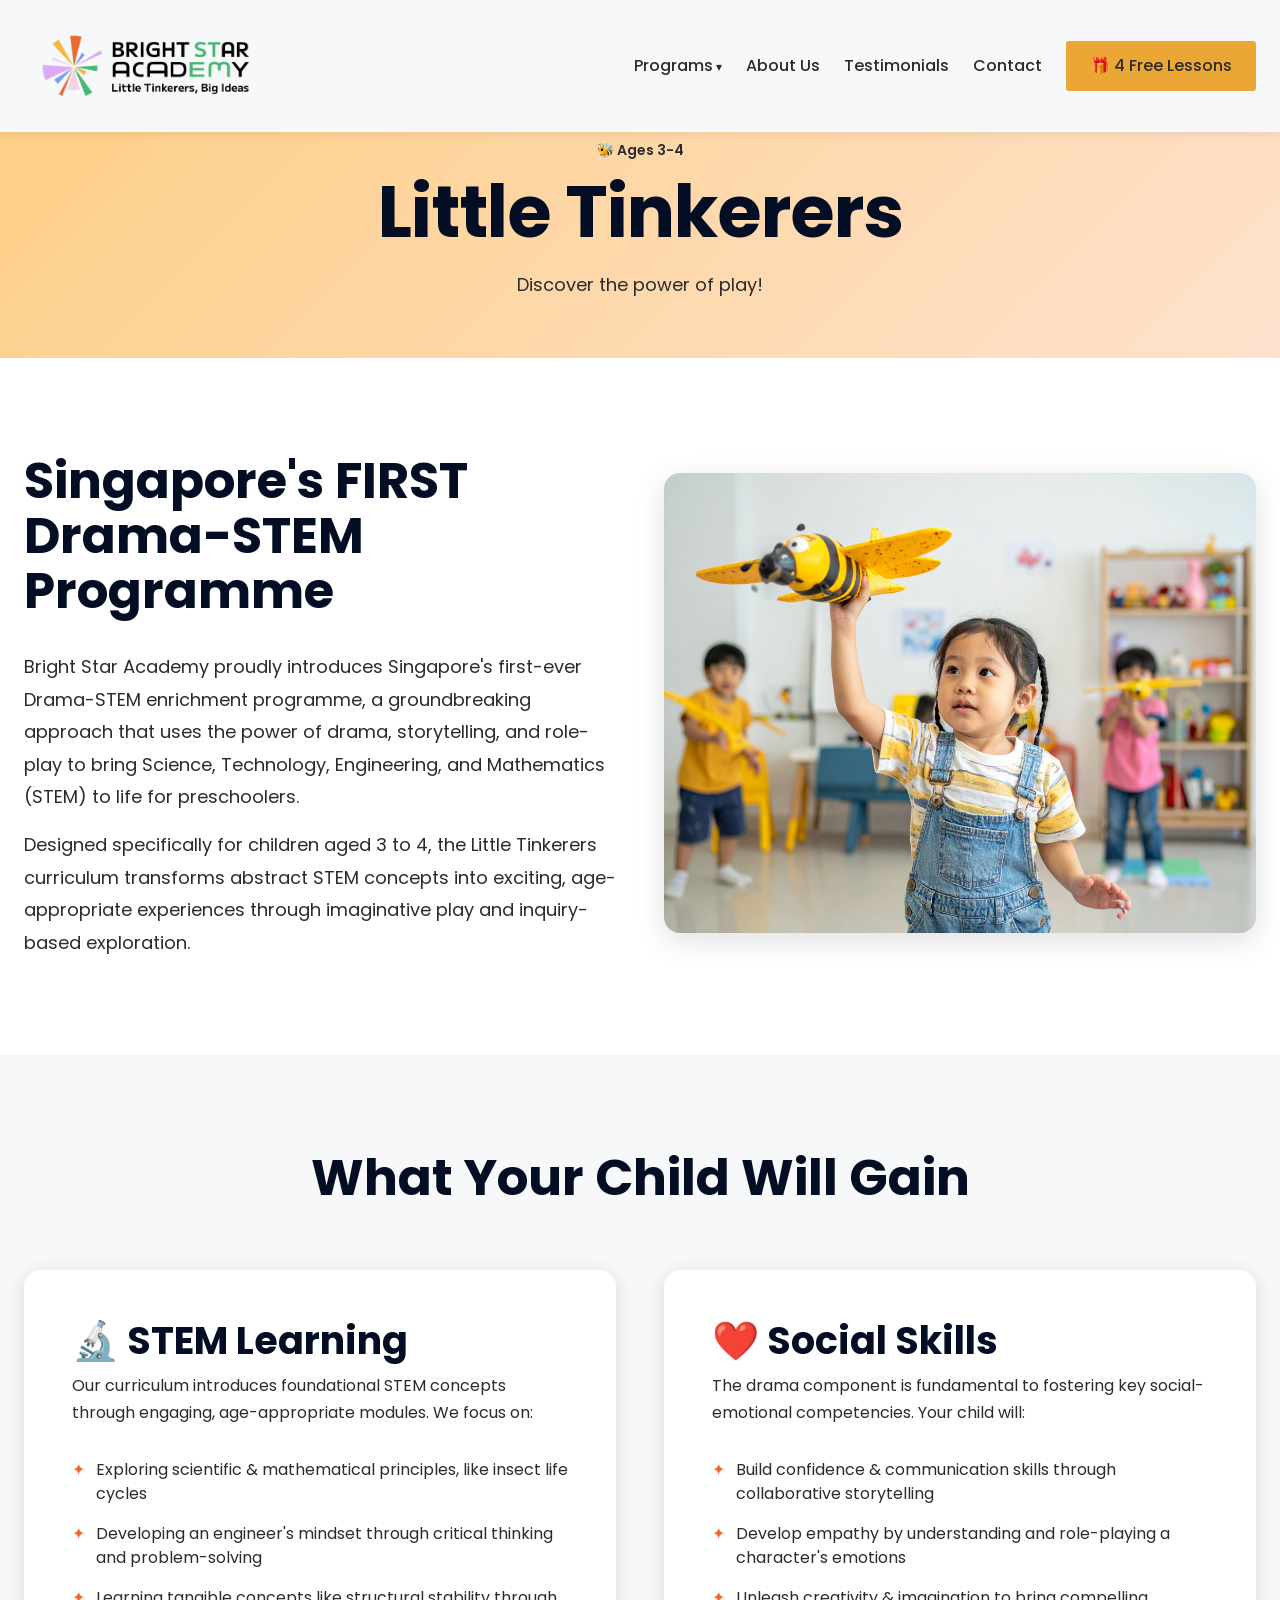
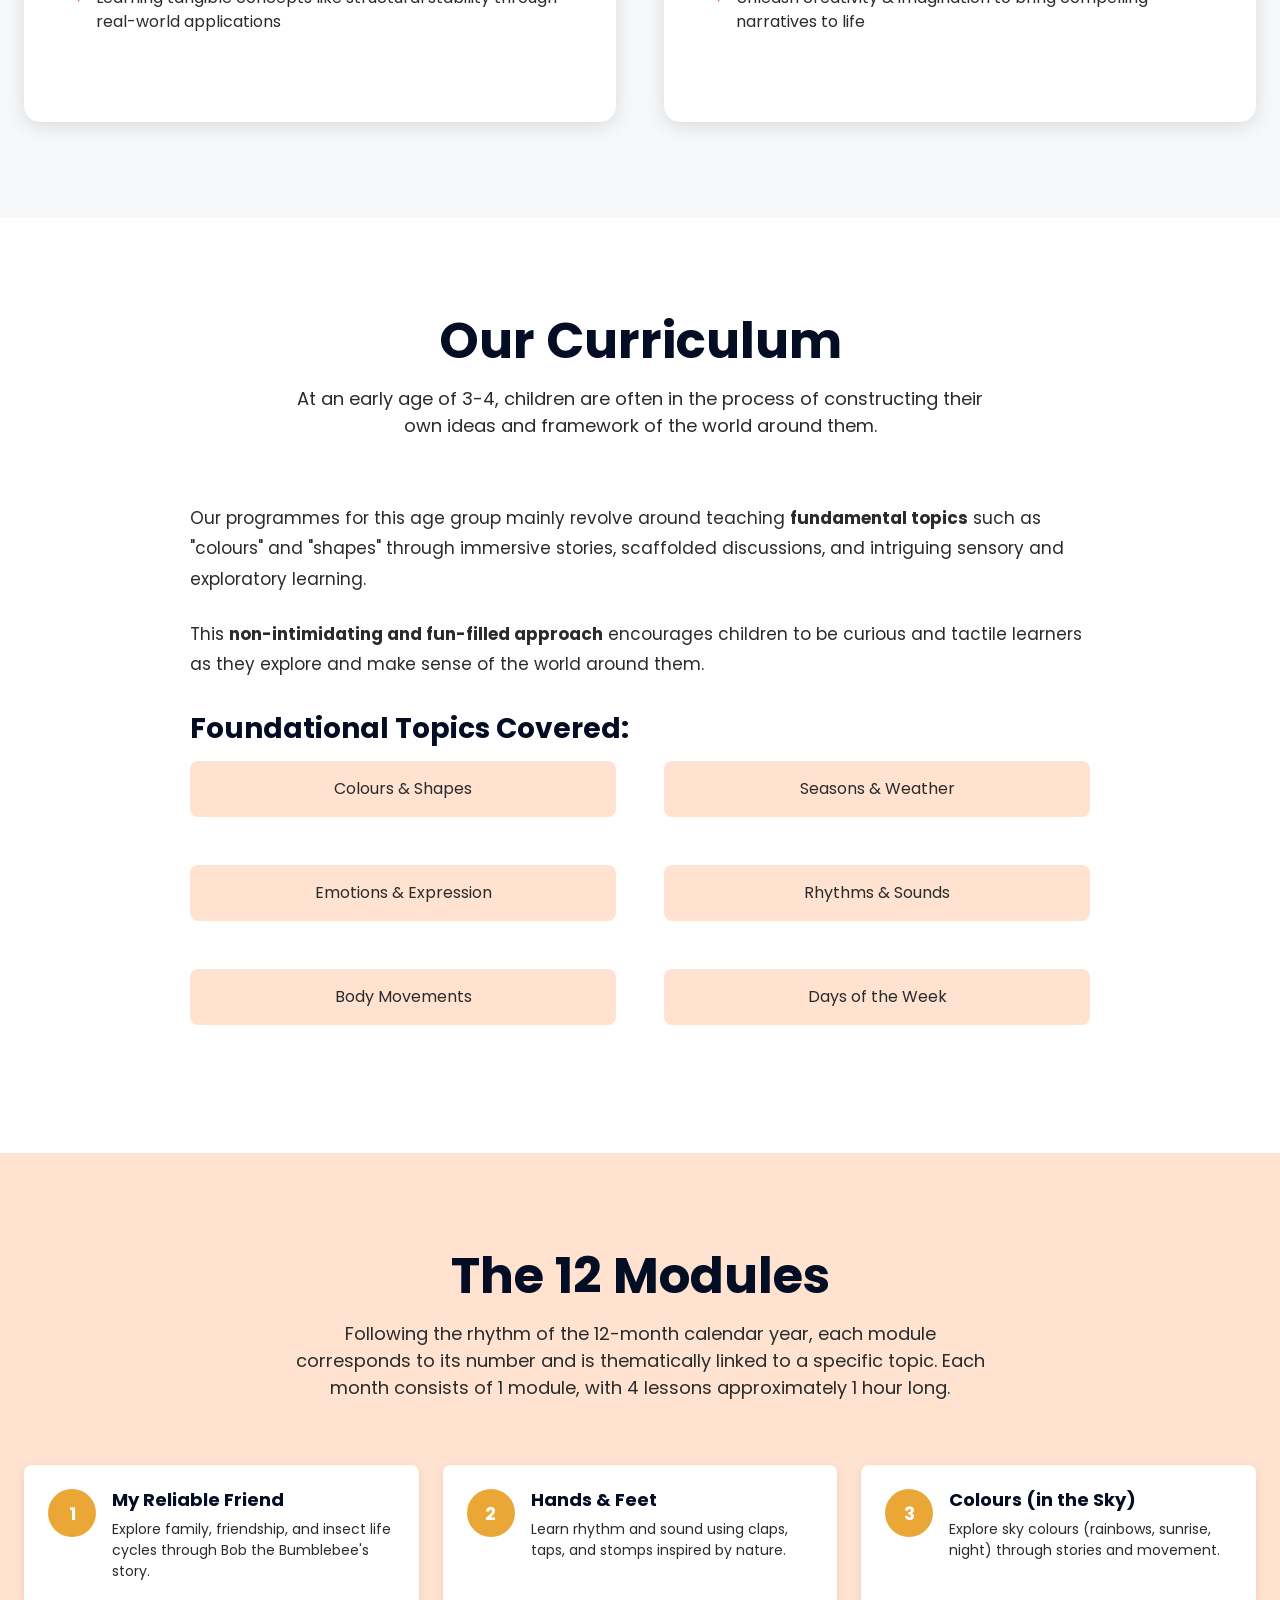
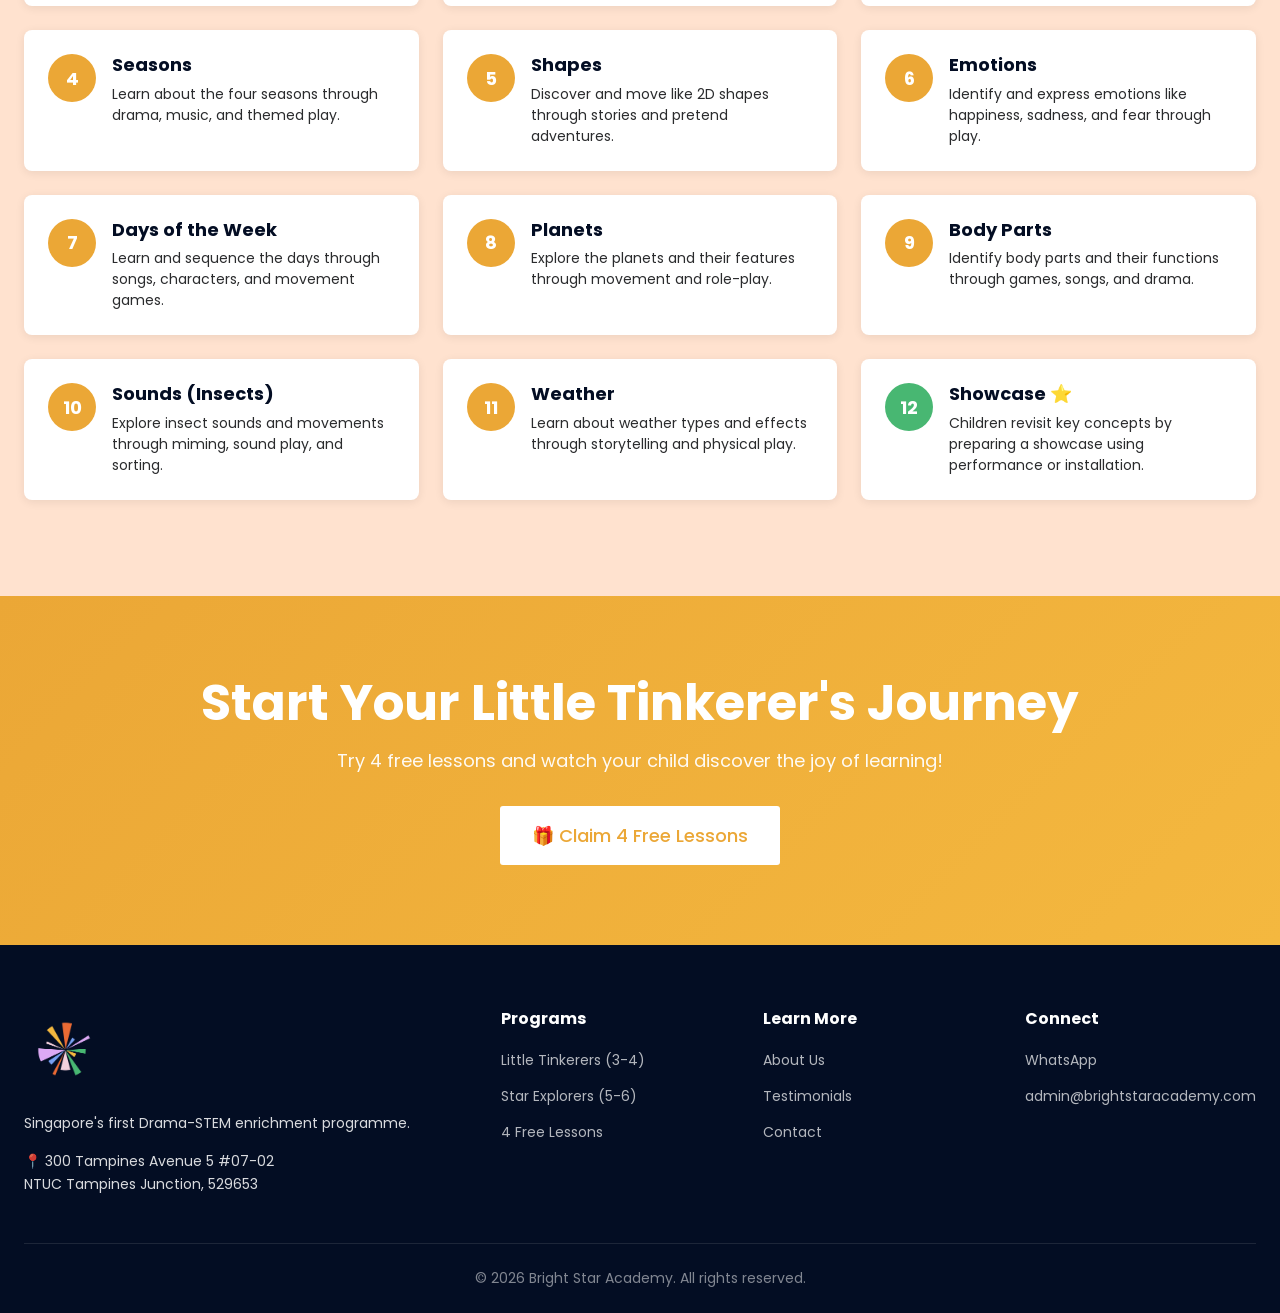
<file: little-tinkerers.html>
<!DOCTYPE html>
<html lang="en">
<head>
    <meta charset="UTF-8">
    <meta name="viewport" content="width=device-width, initial-scale=1.0">
    <title>Little Tinkerers (Ages 3-4) | Bright Star Academy</title>
    <meta name="description" content="Little Tinkerers Drama-STEM programme for ages 3-4. Play-based learning through sensory exploration.">
    <link rel="stylesheet" href="styles.css">
    <link rel="icon" href="assets/images/logo-icon.png" type="image/png">
</head>
<body>
    <!-- Navigation -->
    <nav class="navbar">
        <div class="container nav-content">
            <a href="/" class="logo">
                <img src="assets/images/logo.png" alt="Bright Star Academy">
            </a>
            <ul class="nav-links">
                <li class="nav-dropdown"><a href="programs.html">Programs</a><div class="nav-dropdown-content"><a href="little-tinkerers.html">Little Tinkerers (3-4)</a><a href="star-explorers.html">Star Explorers (5-6)</a></div></li>
                <li><a href="about.html">About Us</a></li>
                <li><a href="testimonials.html">Testimonials</a></li>
                <li><a href="contact.html">Contact</a></li>
                <li><a href="4-free-lessons.html" class="btn btn-primary">🎁 4 Free Lessons</a></li>
            </ul>
            <button class="mobile-menu-btn" aria-label="Menu">☰</button>
        </div>
    </nav>

    <!-- Page Header -->
    <section class="page-header" style="background: linear-gradient(135deg, #FDCD80 0%, #FFE2CF 100%);">
        <div class="container">
            <p style="font-size: 14px; font-weight: 600; margin-bottom: 8px;">🐝 Ages 3-4</p>
            <h1>Little Tinkerers</h1>
            <p>Discover the power of play!</p>
        </div>
    </section>

    <!-- Intro -->
    <section class="section section-light">
        <div class="container">
            <div class="two-col-grid">
                <div>
                    <h2 class="mb-4">Singapore's FIRST Drama-STEM Programme</h2>
                    <p style="font-size: 18px; line-height: 1.8; margin-bottom: 16px;">Bright Star Academy proudly introduces Singapore's first-ever Drama-STEM enrichment programme, a groundbreaking approach that uses the power of drama, storytelling, and role-play to bring Science, Technology, Engineering, and Mathematics (STEM) to life for preschoolers.</p>
                    <p style="font-size: 18px; line-height: 1.8;">Designed specifically for children aged 3 to 4, the Little Tinkerers curriculum transforms abstract STEM concepts into exciting, age-appropriate experiences through imaginative play and inquiry-based exploration.</p>
                </div>
                <div>
                    <img src="assets/images/girl-bee-airplane.jpg" alt="Little Tinkerer playing with bee airplane">
                </div>
            </div>
        </div>
    </section>

    <!-- Two Pillars -->
    <section class="section section-gray">
        <div class="container">
            <div class="section-header">
                <h2>What Your Child Will Gain</h2>
            </div>
            <div class="programs-grid">
                <div class="program-card">
                    <h3>🔬 STEM Learning</h3>
                    <p>Our curriculum introduces foundational STEM concepts through engaging, age-appropriate modules. We focus on:</p>
                    <ul class="program-features">
                        <li>Exploring scientific & mathematical principles, like insect life cycles</li>
                        <li>Developing an engineer's mindset through critical thinking and problem-solving</li>
                        <li>Learning tangible concepts like structural stability through real-world applications</li>
                    </ul>
                </div>
                <div class="program-card">
                    <h3>❤️ Social Skills</h3>
                    <p>The drama component is fundamental to fostering key social-emotional competencies. Your child will:</p>
                    <ul class="program-features">
                        <li>Build confidence & communication skills through collaborative storytelling</li>
                        <li>Develop empathy by understanding and role-playing a character's emotions</li>
                        <li>Unleash creativity & imagination to bring compelling narratives to life</li>
                    </ul>
                </div>
            </div>
        </div>
    </section>

    <!-- Curriculum -->
    <section class="section section-light">
        <div class="container">
            <div class="section-header">
                <h2>Our Curriculum</h2>
                <p>At an early age of 3-4, children are often in the process of constructing their own ideas and framework of the world around them.</p>
            </div>
            <div style="max-width: 900px; margin: 0 auto;">
                <p style="font-size: 17px; line-height: 1.8; margin-bottom: 24px;">Our programmes for this age group mainly revolve around teaching <strong>fundamental topics</strong> such as "colours" and "shapes" through immersive stories, scaffolded discussions, and intriguing sensory and exploratory learning.</p>
                <p style="font-size: 17px; line-height: 1.8; margin-bottom: 32px;">This <strong>non-intimidating and fun-filled approach</strong> encourages children to be curious and tactile learners as they explore and make sense of the world around them.</p>
                
                <h4 style="margin-bottom: 16px;">Foundational Topics Covered:</h4>
                <div class="programs-grid" style="margin-bottom: 32px;">
                    <div style="background: var(--brand-peach); padding: 16px 24px; border-radius: 8px; text-align: center;">Colours & Shapes</div>
                    <div style="background: var(--brand-peach); padding: 16px 24px; border-radius: 8px; text-align: center;">Seasons & Weather</div>
                    <div style="background: var(--brand-peach); padding: 16px 24px; border-radius: 8px; text-align: center;">Emotions & Expression</div>
                    <div style="background: var(--brand-peach); padding: 16px 24px; border-radius: 8px; text-align: center;">Rhythms & Sounds</div>
                    <div style="background: var(--brand-peach); padding: 16px 24px; border-radius: 8px; text-align: center;">Body Movements</div>
                    <div style="background: var(--brand-peach); padding: 16px 24px; border-radius: 8px; text-align: center;">Days of the Week</div>
                </div>
            </div>
        </div>
    </section>

    <!-- 12 Modules -->
    <section class="section section-peach">
        <div class="container">
            <div class="section-header">
                <h2>The 12 Modules</h2>
                <p>Following the rhythm of the 12-month calendar year, each module corresponds to its number and is thematically linked to a specific topic. Each month consists of 1 module, with 4 lessons approximately 1 hour long.</p>
            </div>
            <div class="modules-grid">
                <div class="module-card">
                    <div class="module-number">1</div>
                    <div class="module-content">
                        <h5>My Reliable Friend</h5>
                        <p>Explore family, friendship, and insect life cycles through Bob the Bumblebee's story.</p>
                    </div>
                </div>
                <div class="module-card">
                    <div class="module-number">2</div>
                    <div class="module-content">
                        <h5>Hands & Feet</h5>
                        <p>Learn rhythm and sound using claps, taps, and stomps inspired by nature.</p>
                    </div>
                </div>
                <div class="module-card">
                    <div class="module-number">3</div>
                    <div class="module-content">
                        <h5>Colours (in the Sky)</h5>
                        <p>Explore sky colours (rainbows, sunrise, night) through stories and movement.</p>
                    </div>
                </div>
                <div class="module-card">
                    <div class="module-number">4</div>
                    <div class="module-content">
                        <h5>Seasons</h5>
                        <p>Learn about the four seasons through drama, music, and themed play.</p>
                    </div>
                </div>
                <div class="module-card">
                    <div class="module-number">5</div>
                    <div class="module-content">
                        <h5>Shapes</h5>
                        <p>Discover and move like 2D shapes through stories and pretend adventures.</p>
                    </div>
                </div>
                <div class="module-card">
                    <div class="module-number">6</div>
                    <div class="module-content">
                        <h5>Emotions</h5>
                        <p>Identify and express emotions like happiness, sadness, and fear through play.</p>
                    </div>
                </div>
                <div class="module-card">
                    <div class="module-number">7</div>
                    <div class="module-content">
                        <h5>Days of the Week</h5>
                        <p>Learn and sequence the days through songs, characters, and movement games.</p>
                    </div>
                </div>
                <div class="module-card">
                    <div class="module-number">8</div>
                    <div class="module-content">
                        <h5>Planets</h5>
                        <p>Explore the planets and their features through movement and role-play.</p>
                    </div>
                </div>
                <div class="module-card">
                    <div class="module-number">9</div>
                    <div class="module-content">
                        <h5>Body Parts</h5>
                        <p>Identify body parts and their functions through games, songs, and drama.</p>
                    </div>
                </div>
                <div class="module-card">
                    <div class="module-number">10</div>
                    <div class="module-content">
                        <h5>Sounds (Insects)</h5>
                        <p>Explore insect sounds and movements through miming, sound play, and sorting.</p>
                    </div>
                </div>
                <div class="module-card">
                    <div class="module-number">11</div>
                    <div class="module-content">
                        <h5>Weather</h5>
                        <p>Learn about weather types and effects through storytelling and physical play.</p>
                    </div>
                </div>
                <div class="module-card">
                    <div class="module-number" style="background: var(--brand-green);">12</div>
                    <div class="module-content">
                        <h5>Showcase ⭐</h5>
                        <p>Children revisit key concepts by preparing a showcase using performance or installation.</p>
                    </div>
                </div>
            </div>
        </div>
    </section>

    <!-- CTA -->
    <section class="cta-section">
        <div class="container">
            <h2>Start Your Little Tinkerer's Journey</h2>
            <p>Try 4 free lessons and watch your child discover the joy of learning!</p>
            <a href="4-free-lessons.html" class="btn btn-primary btn-large">🎁 Claim 4 Free Lessons</a>
        </div>
    </section>

    <!-- Footer -->
    <footer class="footer">
        <div class="container">
            <div class="footer-grid">
                <div class="footer-brand">
                    <img src="assets/images/logo-icon.png" alt="Bright Star Academy" class="footer-icon">
                    <p>Singapore's first Drama-STEM enrichment programme.</p>
                    <p class="footer-address">📍 300 Tampines Avenue 5 #07-02<br>NTUC Tampines Junction, 529653</p>
                </div>
                <div class="footer-column">
                    <h5>Programs</h5>
                    <ul class="footer-links">
                        <li><a href="little-tinkerers.html">Little Tinkerers (3-4)</a></li>
                        <li><a href="star-explorers.html">Star Explorers (5-6)</a></li>
                        <li><a href="4-free-lessons.html">4 Free Lessons</a></li>
                    </ul>
                </div>
                <div class="footer-column">
                    <h5>Learn More</h5>
                    <ul class="footer-links">
                        <li><a href="about.html">About Us</a></li>
                <li><a href="testimonials.html">Testimonials</a></li>
                        <li><a href="contact.html">Contact</a></li>
                    </ul>
                </div>
                <div class="footer-column">
                    <h5>Connect</h5>
                    <ul class="footer-links">
                        <li><a href="https://wa.me/6590862745">WhatsApp</a></li>
                        <li><a href="mailto:admin@brightstaracademy.com">admin@brightstaracademy.com</a></li>
                    </ul>
                </div>
            </div>
            <div class="footer-bottom">
                <p>&copy; 2026 Bright Star Academy. All rights reserved.</p>
            </div>
        </div>
    </footer>

    <script>
        document.querySelector('.mobile-menu-btn').addEventListener('click', function() {
            document.querySelector('.nav-links').classList.toggle('active');
        });
    </script>
</body>
</html>
</file>
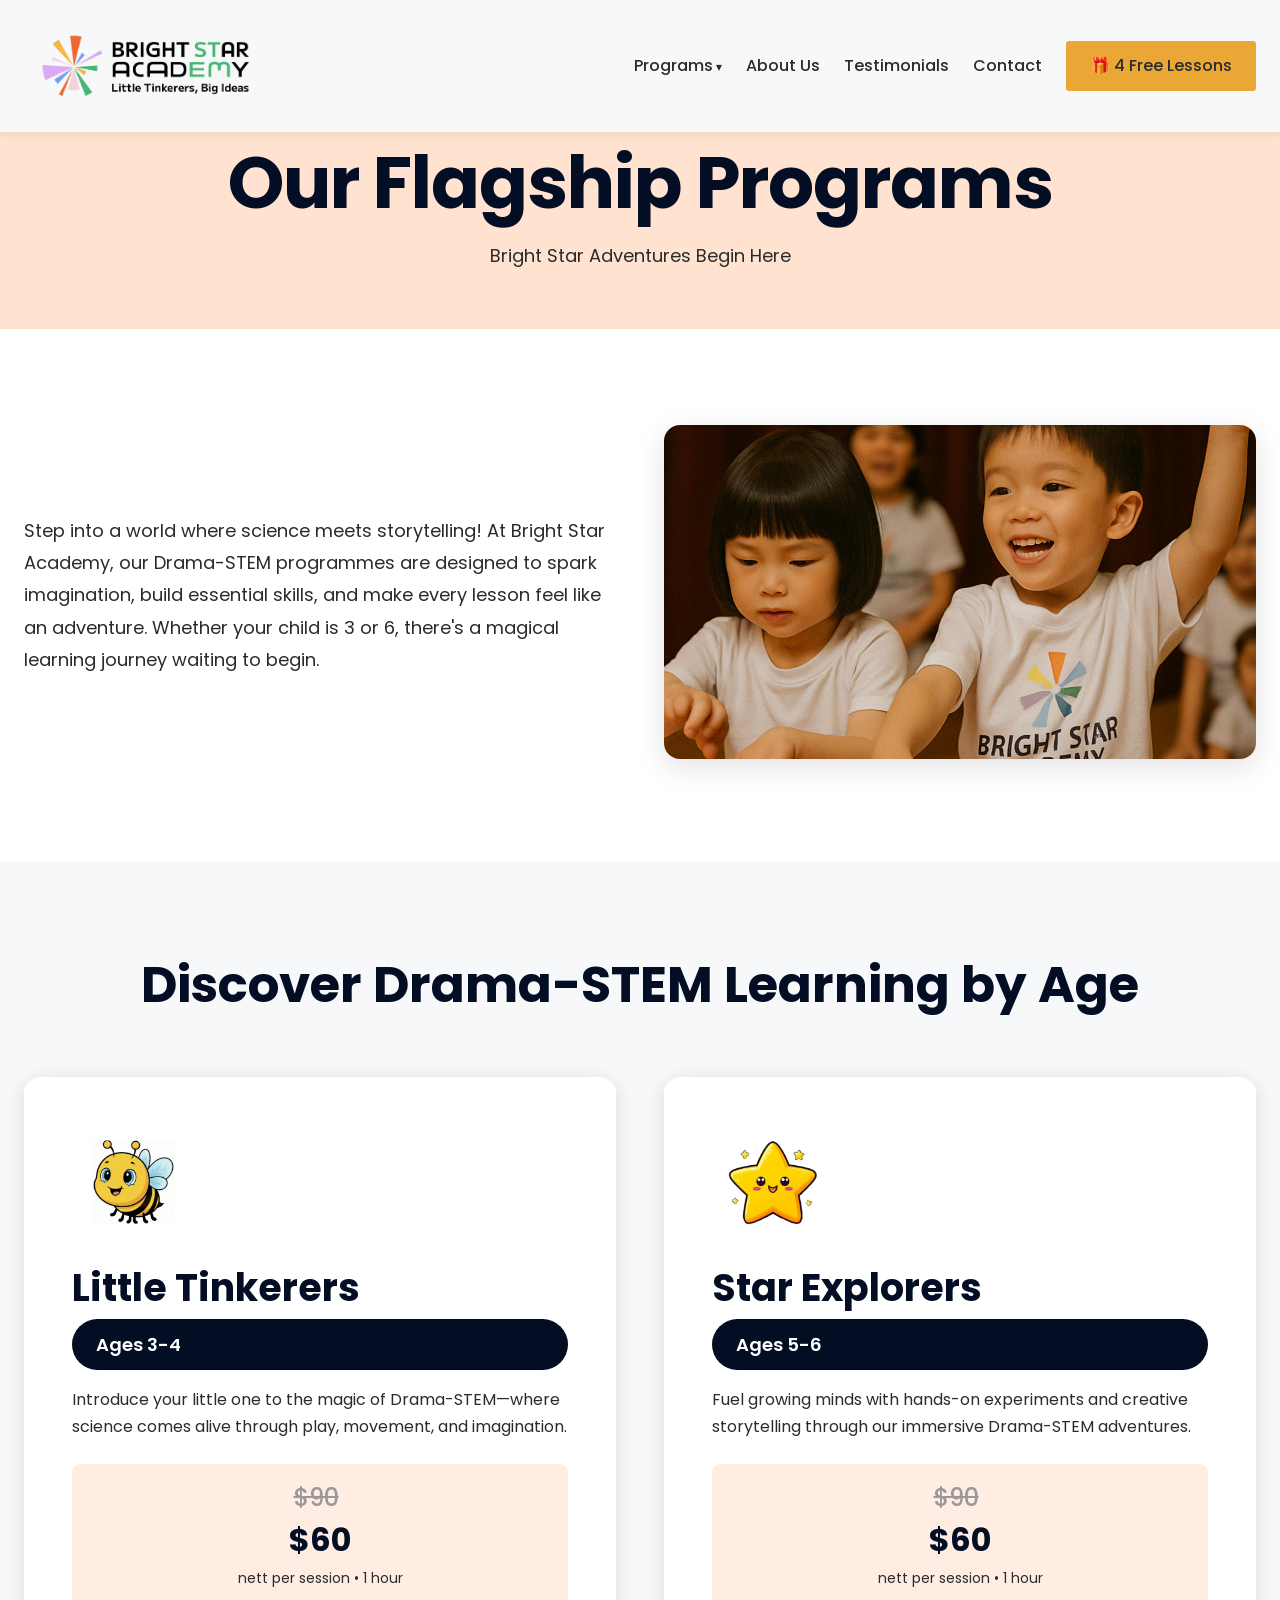
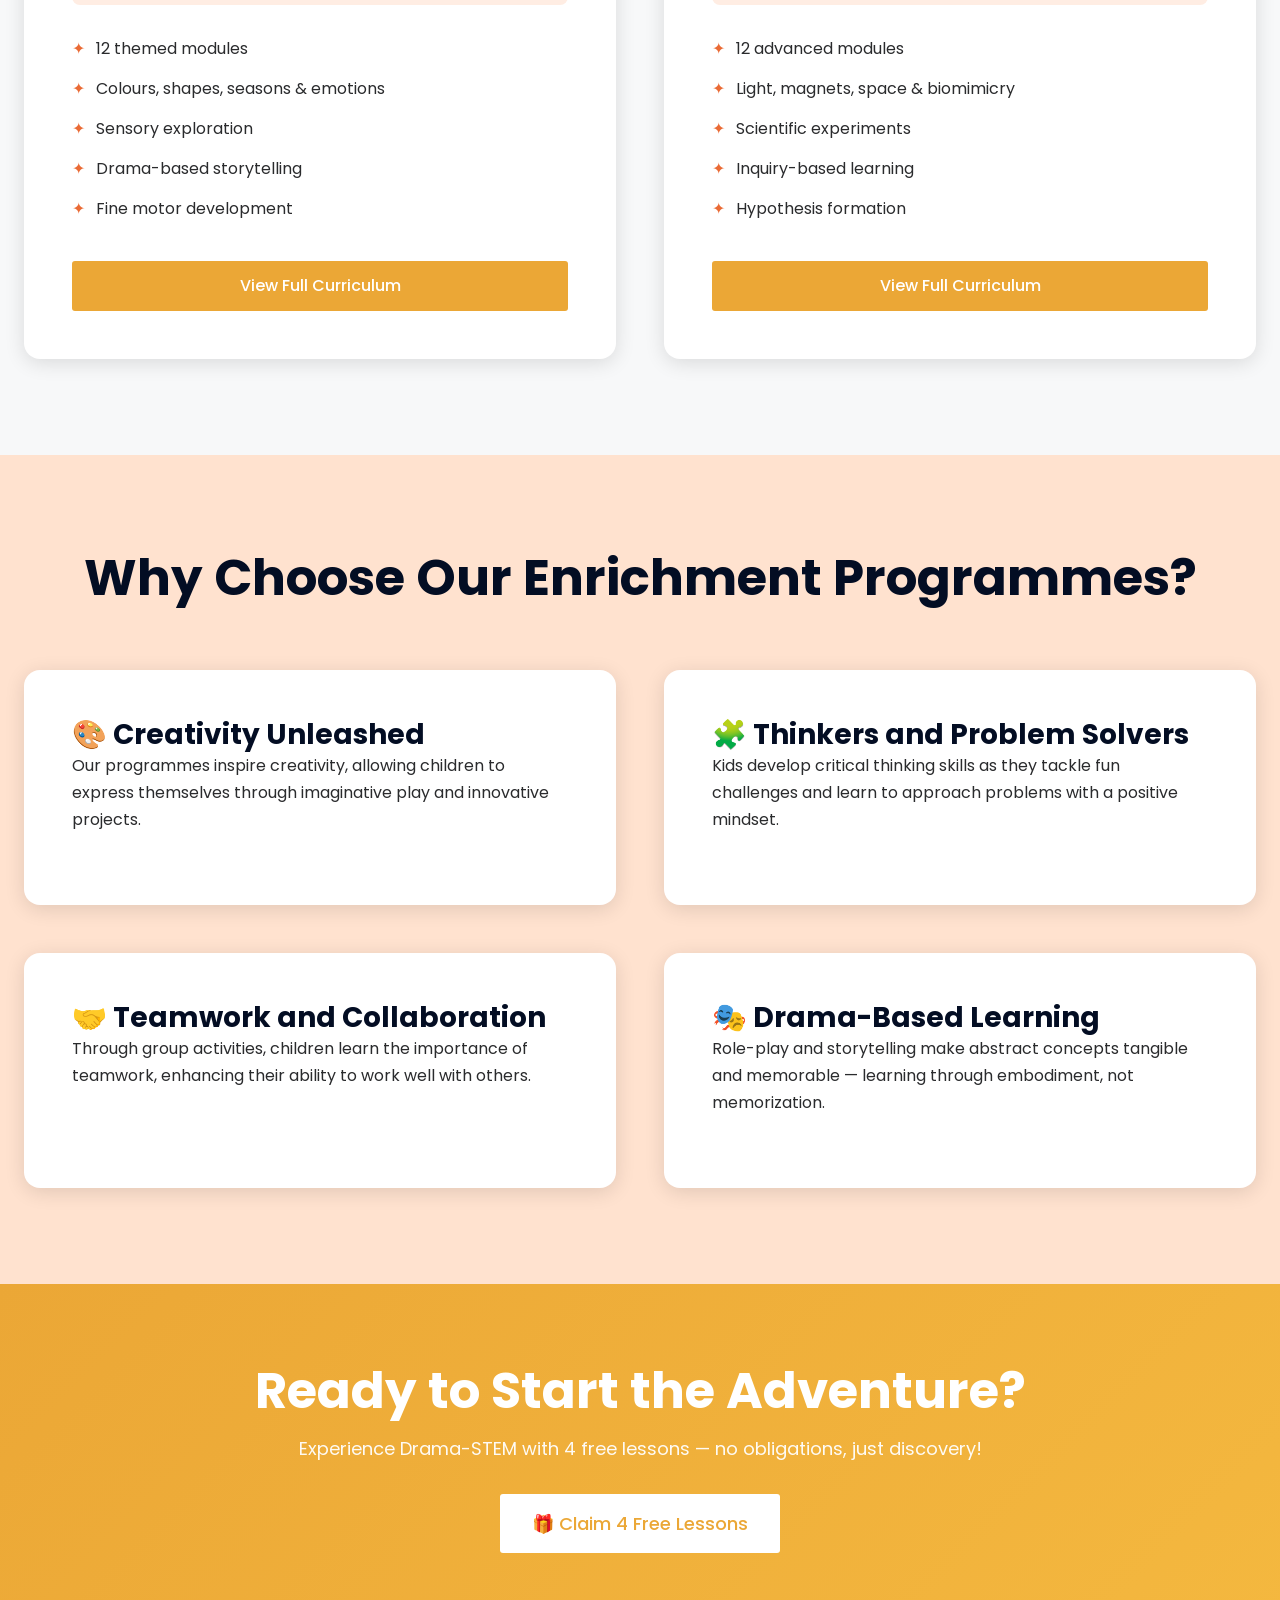
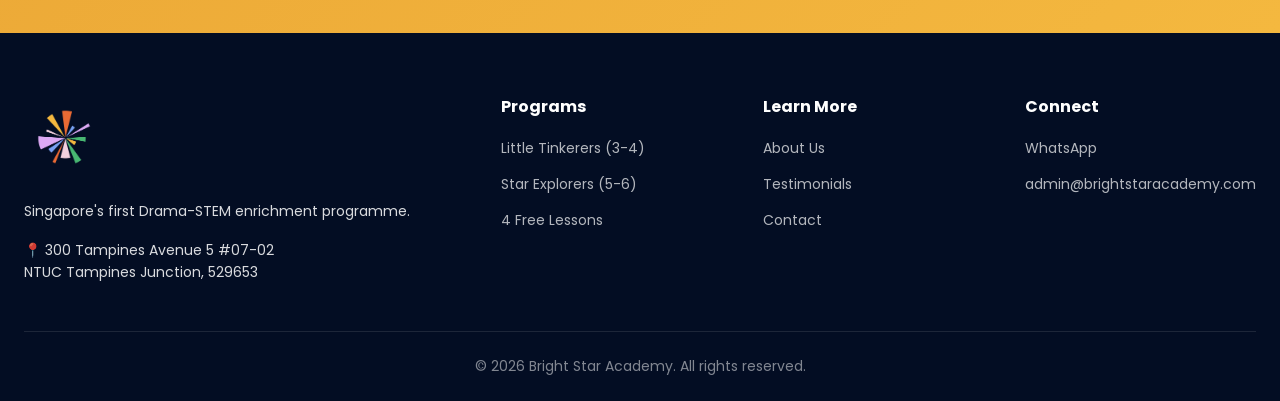
<file: programs.html>
<!DOCTYPE html>
<html lang="en">
<head>
    <meta charset="UTF-8">
    <meta name="viewport" content="width=device-width, initial-scale=1.0">
    <title>Our Programs | Bright Star Academy</title>
    <meta name="description" content="Explore our Drama-STEM enrichment programs. Little Tinkerers for ages 3-4, Star Explorers for ages 5-6.">
    <link rel="stylesheet" href="styles.css">
    <link rel="icon" href="assets/images/logo-icon.png" type="image/png">
</head>
<body>
    <!-- Navigation -->
    <nav class="navbar">
        <div class="container nav-content">
            <a href="/" class="logo">
                <img src="assets/images/logo.png" alt="Bright Star Academy">
            </a>
            <ul class="nav-links">
                <li class="nav-dropdown"><a href="programs.html">Programs</a><div class="nav-dropdown-content"><a href="little-tinkerers.html">Little Tinkerers (3-4)</a><a href="star-explorers.html">Star Explorers (5-6)</a></div></li>
                <li><a href="about.html">About Us</a></li>
                <li><a href="testimonials.html">Testimonials</a></li>
                <li><a href="contact.html">Contact</a></li>
                <li><a href="4-free-lessons.html" class="btn btn-primary">🎁 4 Free Lessons</a></li>
            </ul>
            <button class="mobile-menu-btn" aria-label="Menu">☰</button>
        </div>
    </nav>

    <!-- Page Header -->
    <section class="page-header">
        <div class="container">
            <h1>Our Flagship Programs</h1>
            <p>Bright Star Adventures Begin Here</p>
        </div>
    </section>

    <!-- Intro -->
    <section class="section section-light">
        <div class="container">
            <div class="two-col-grid">
                <div>
                    <p style="font-size: 18px; line-height: 1.8;">Step into a world where science meets storytelling! At Bright Star Academy, our Drama-STEM programmes are designed to spark imagination, build essential skills, and make every lesson feel like an adventure. Whether your child is 3 or 6, there's a magical learning journey waiting to begin.</p>
                </div>
                <div>
                    <img src="assets/images/kids-bsa-tshirts.png" alt="Happy children at Bright Star Academy">
                </div>
            </div>
        </div>
    </section>

    <!-- Programs -->
    <section class="section section-gray">
        <div class="container">
            <div class="section-header">
                <h2>Discover Drama-STEM Learning by Age</h2>
            </div>
            <div class="programs-grid">
                <div class="program-card">
                    <div class="program-image">
                        <img src="assets/images/bob-bumblebee.png" alt="Bob the Bumblebee" style="width: 120px; height: 120px; object-fit: contain;">
                    </div>
                    <h3>Little Tinkerers</h3>
                    <span class="program-age">Ages 3-4</span>
                    <p>Introduce your little one to the magic of Drama-STEM—where science comes alive through play, movement, and imagination.</p>
                    <div class="program-pricing">
                        <span class="price-old">$90</span><span class="price">$60</span> <span class="price-details">nett per session • 1 hour</span>
                    </div>
                    <ul class="program-features">
                        <li>12 themed modules</li>
                        <li>Colours, shapes, seasons & emotions</li>
                        <li>Sensory exploration</li>
                        <li>Drama-based storytelling</li>
                        <li>Fine motor development</li>
                    </ul>
                    <a href="little-tinkerers.html" class="btn btn-primary">View Full Curriculum</a>
                </div>
                <div class="program-card">
                    <div class="program-image">
                        <img src="assets/images/star-explorer-mascot.png" alt="Star Explorer" style="width: 120px; height: 120px; object-fit: contain;">
                    </div>
                    <h3>Star Explorers</h3>
                    <span class="program-age">Ages 5-6</span>
                    <p>Fuel growing minds with hands-on experiments and creative storytelling through our immersive Drama-STEM adventures.</p>
                    <div class="program-pricing">
                        <span class="price-old">$90</span><span class="price">$60</span> <span class="price-details">nett per session • 1 hour</span>
                    </div>
                    <ul class="program-features">
                        <li>12 advanced modules</li>
                        <li>Light, magnets, space & biomimicry</li>
                        <li>Scientific experiments</li>
                        <li>Inquiry-based learning</li>
                        <li>Hypothesis formation</li>
                    </ul>
                    <a href="star-explorers.html" class="btn btn-primary">View Full Curriculum</a>
                </div>
            </div>
        </div>
    </section>

    <!-- Why Choose -->
    <section class="section section-peach">
        <div class="container">
            <div class="section-header">
                <h2>Why Choose Our Enrichment Programmes?</h2>
            </div>
            <div class="programs-grid">
                <div class="program-card">
                    <h4>🎨 Creativity Unleashed</h4>
                    <p>Our programmes inspire creativity, allowing children to express themselves through imaginative play and innovative projects.</p>
                </div>
                <div class="program-card">
                    <h4>🧩 Thinkers and Problem Solvers</h4>
                    <p>Kids develop critical thinking skills as they tackle fun challenges and learn to approach problems with a positive mindset.</p>
                </div>
                <div class="program-card">
                    <h4>🤝 Teamwork and Collaboration</h4>
                    <p>Through group activities, children learn the importance of teamwork, enhancing their ability to work well with others.</p>
                </div>
                <div class="program-card">
                    <h4>🎭 Drama-Based Learning</h4>
                    <p>Role-play and storytelling make abstract concepts tangible and memorable — learning through embodiment, not memorization.</p>
                </div>
            </div>
        </div>
    </section>

    <!-- CTA Section -->
    <section class="cta-section">
        <div class="container">
            <h2>Ready to Start the Adventure?</h2>
            <p>Experience Drama-STEM with 4 free lessons — no obligations, just discovery!</p>
            <a href="4-free-lessons.html" class="btn btn-primary btn-large">🎁 Claim 4 Free Lessons</a>
        </div>
    </section>

    <!-- Footer -->
    <footer class="footer">
        <div class="container">
            <div class="footer-grid">
                <div class="footer-brand">
                    <img src="assets/images/logo-icon.png" alt="Bright Star Academy" class="footer-icon">
                    <p>Singapore's first Drama-STEM enrichment programme.</p>
                    <p class="footer-address">📍 300 Tampines Avenue 5 #07-02<br>NTUC Tampines Junction, 529653</p>
                </div>
                <div class="footer-column">
                    <h5>Programs</h5>
                    <ul class="footer-links">
                        <li><a href="little-tinkerers.html">Little Tinkerers (3-4)</a></li>
                        <li><a href="star-explorers.html">Star Explorers (5-6)</a></li>
                        <li><a href="4-free-lessons.html">4 Free Lessons</a></li>
                    </ul>
                </div>
                <div class="footer-column">
                    <h5>Learn More</h5>
                    <ul class="footer-links">
                        <li><a href="about.html">About Us</a></li>
                <li><a href="testimonials.html">Testimonials</a></li>
                        <li><a href="contact.html">Contact</a></li>
                    </ul>
                </div>
                <div class="footer-column">
                    <h5>Connect</h5>
                    <ul class="footer-links">
                        <li><a href="https://wa.me/6590862745">WhatsApp</a></li>
                        <li><a href="mailto:admin@brightstaracademy.com">admin@brightstaracademy.com</a></li>
                    </ul>
                </div>
            </div>
            <div class="footer-bottom">
                <p>&copy; 2026 Bright Star Academy. All rights reserved.</p>
            </div>
        </div>
    </footer>

    <script>
        document.querySelector('.mobile-menu-btn').addEventListener('click', function() {
            document.querySelector('.nav-links').classList.toggle('active');
        });
    </script>
</body>
</html>
</file>
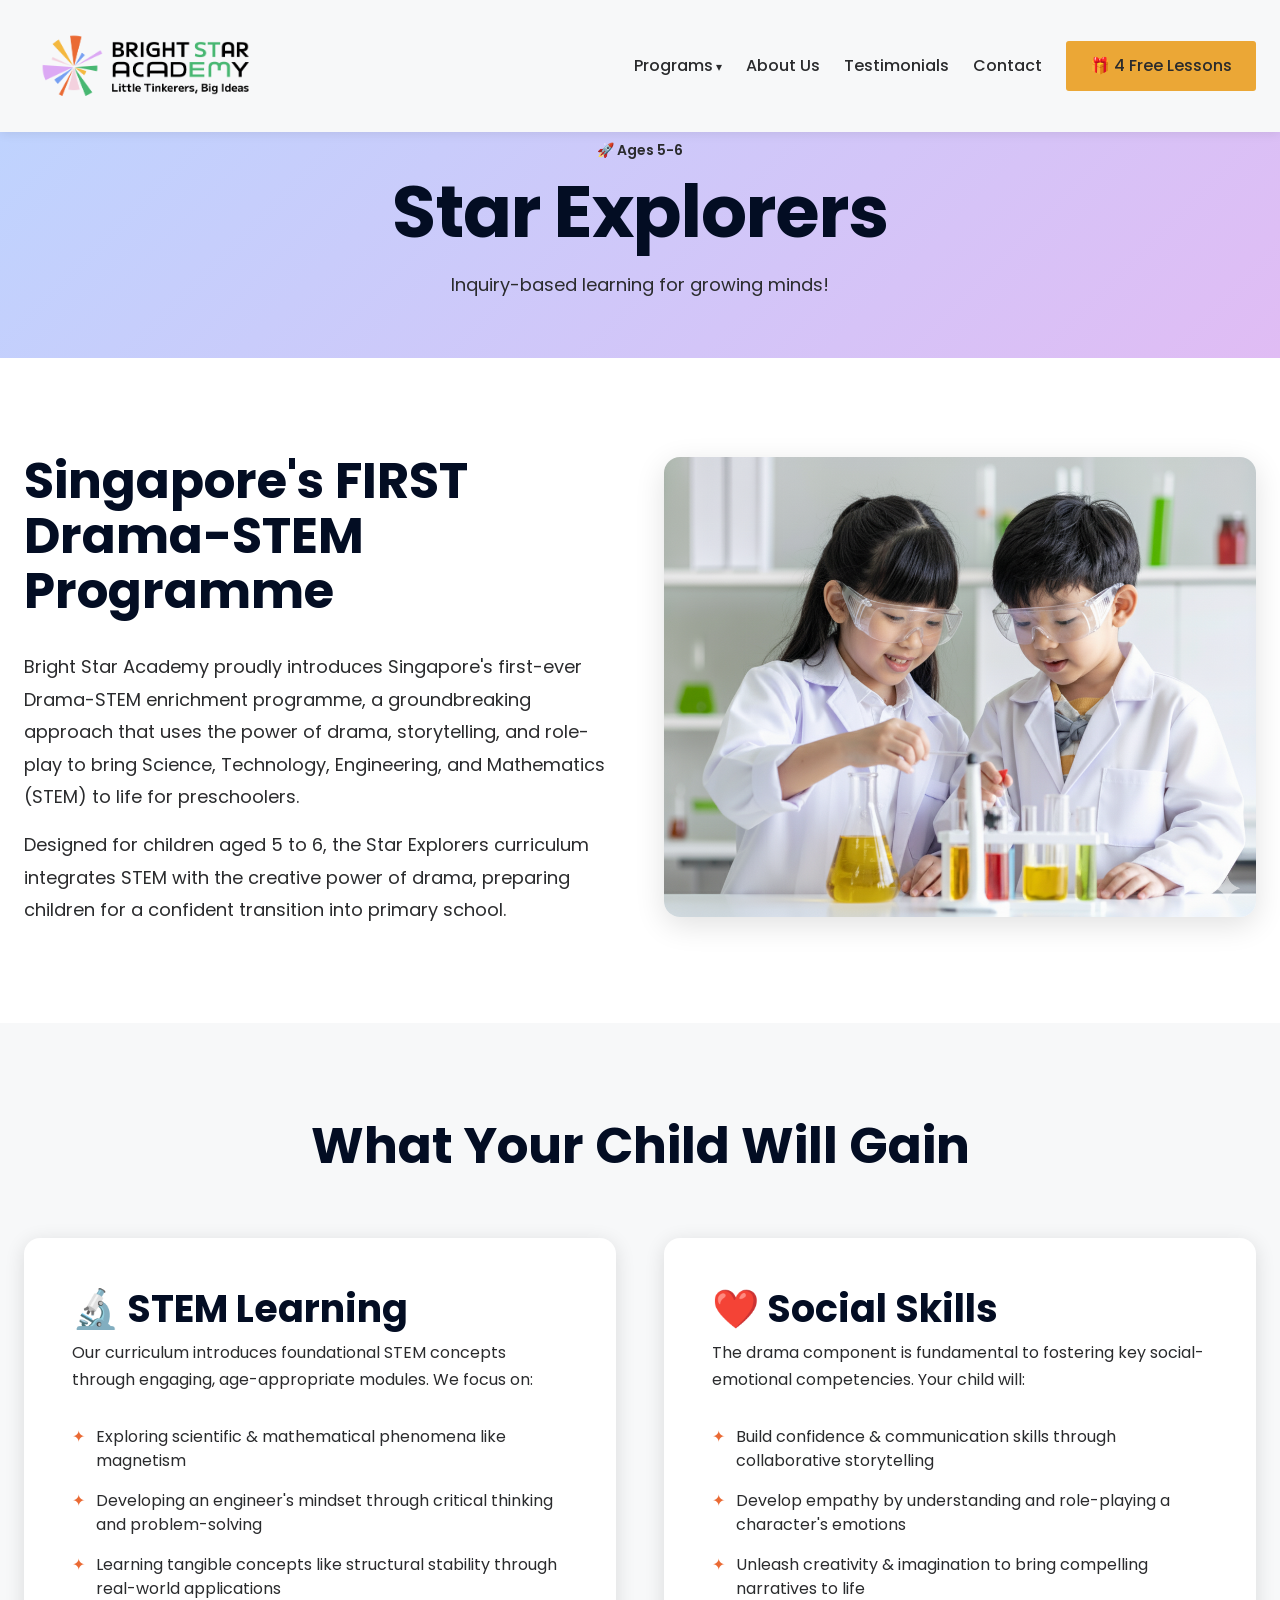
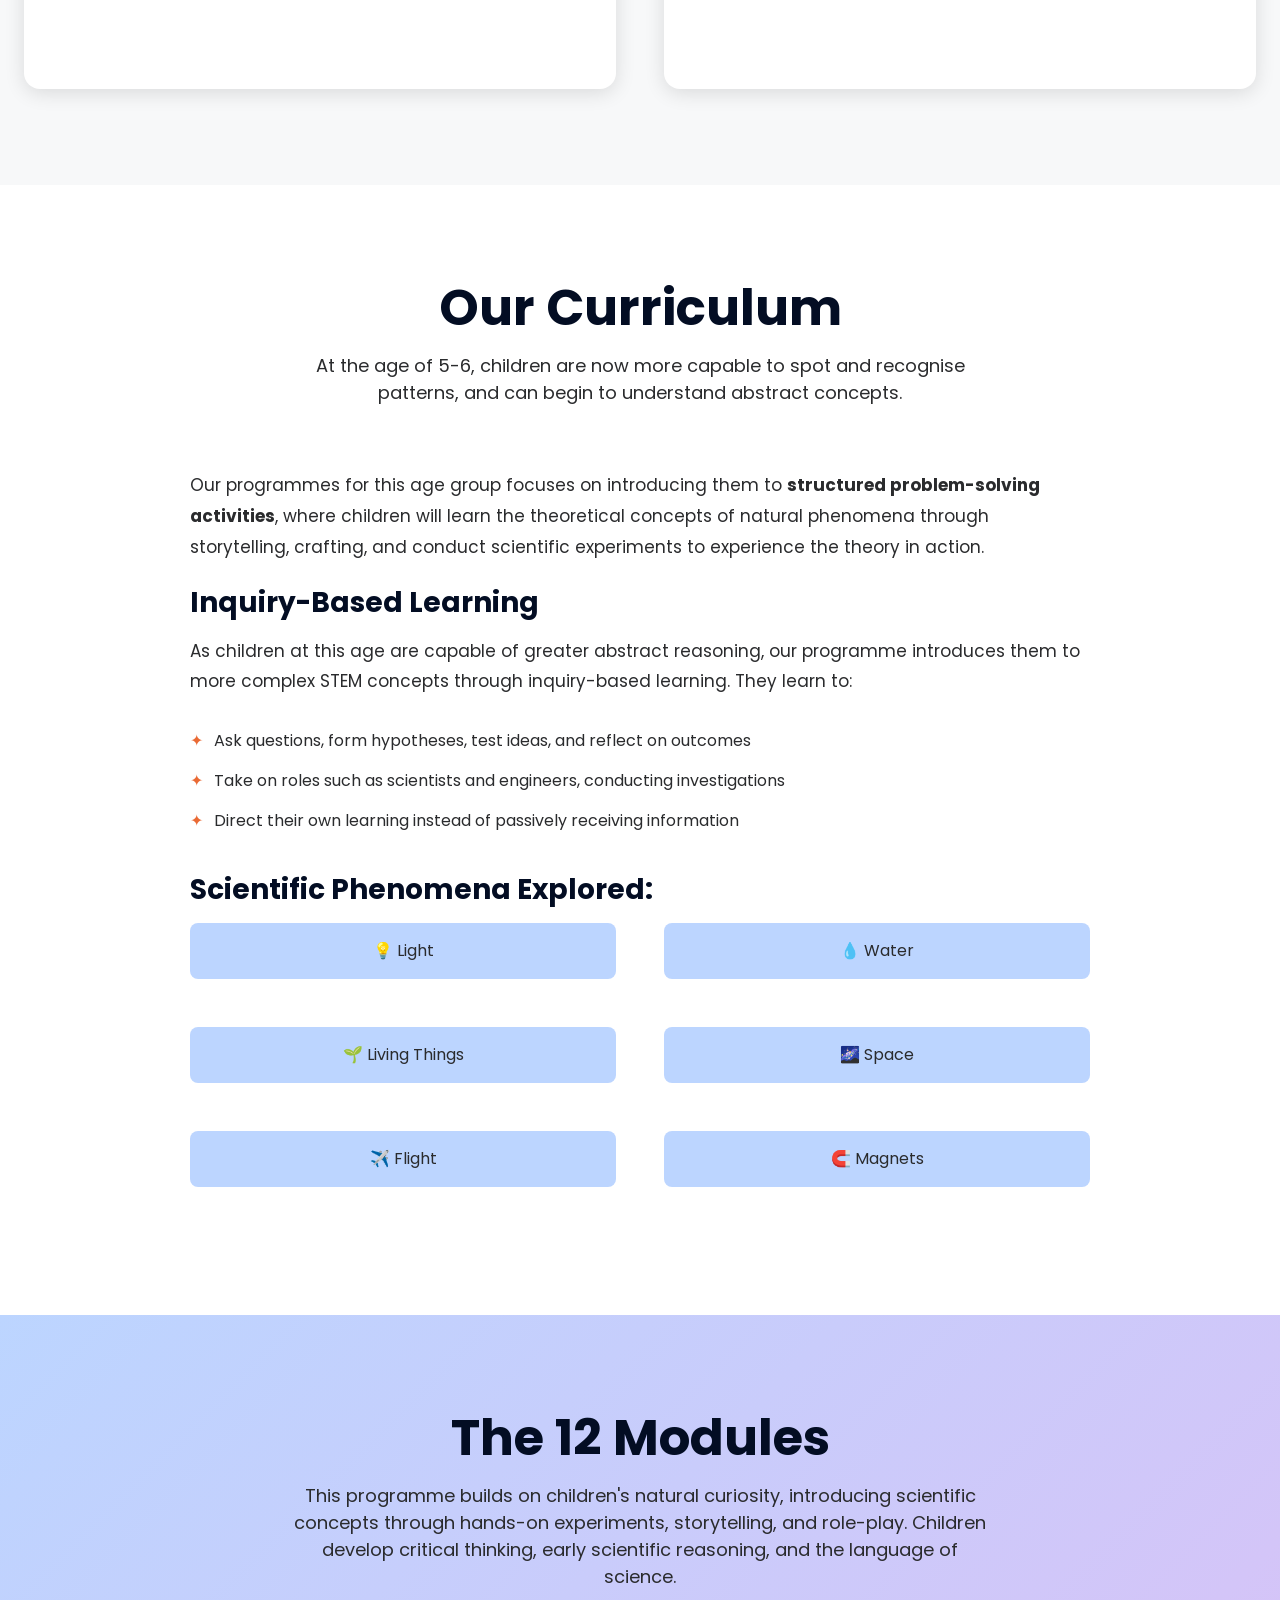
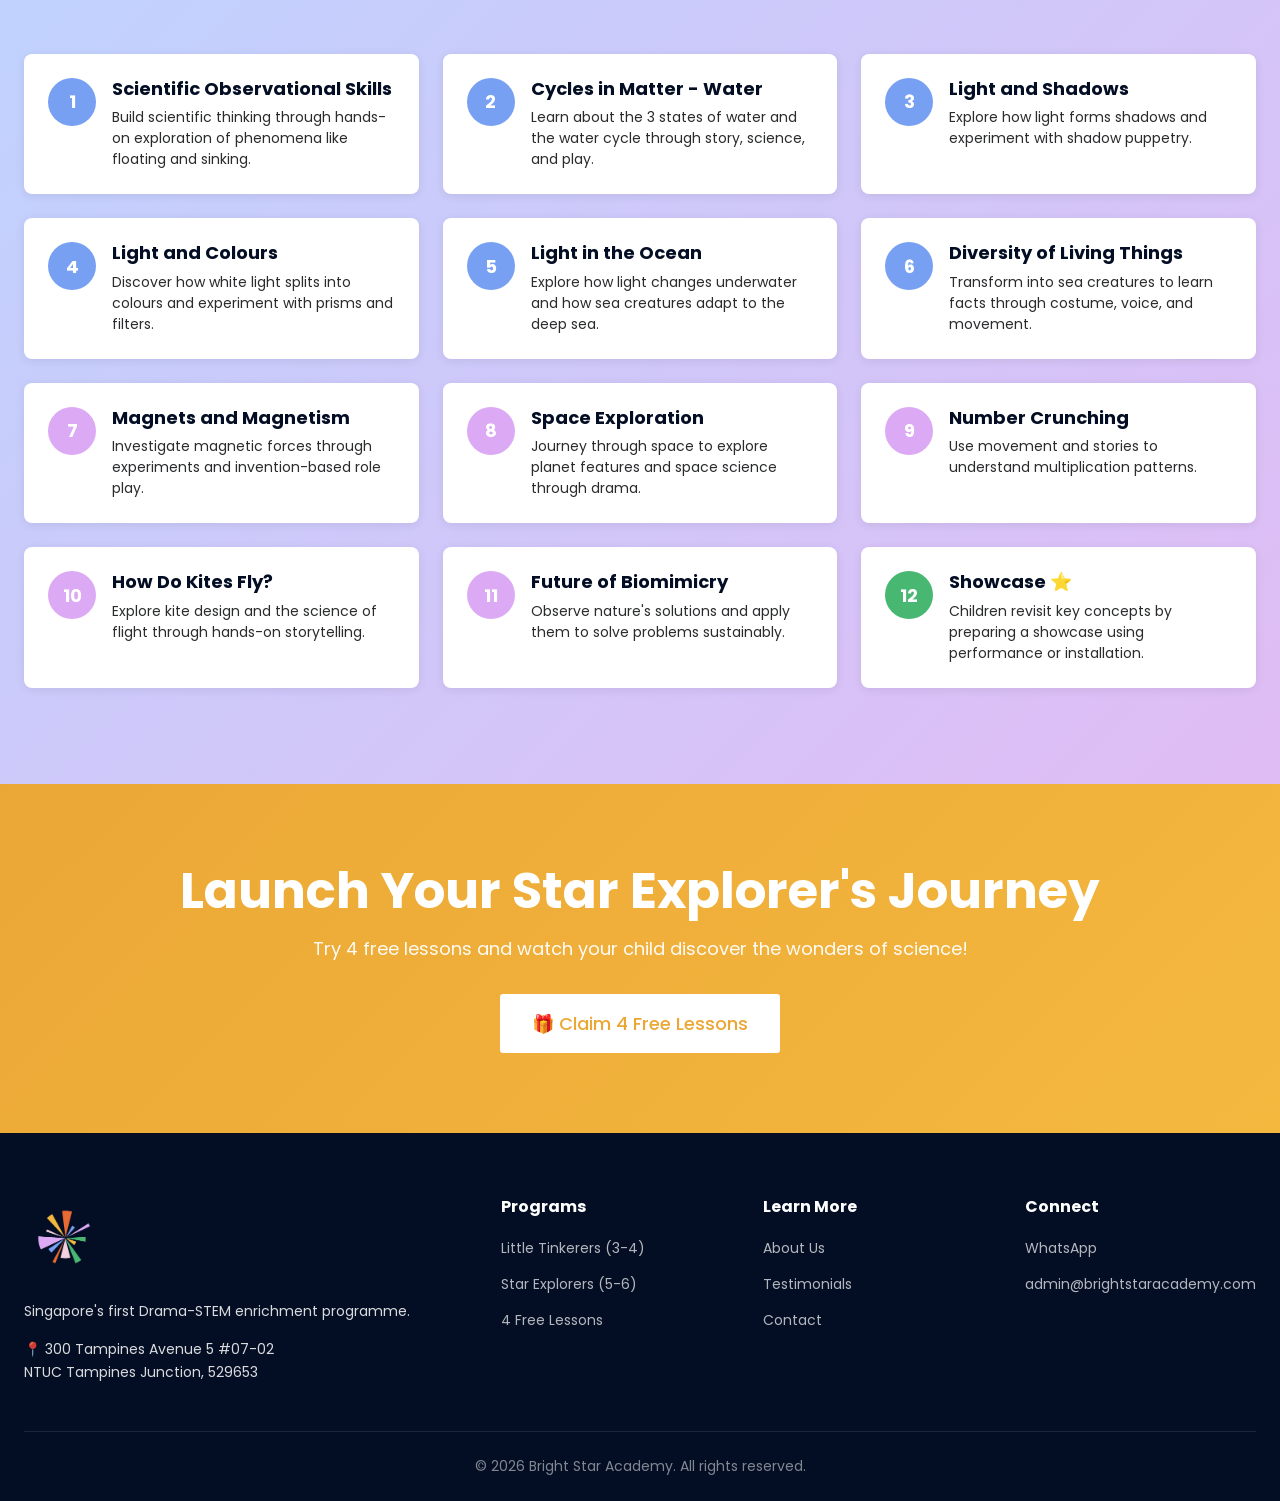
<file: star-explorers.html>
<!DOCTYPE html>
<html lang="en">
<head>
    <meta charset="UTF-8">
    <meta name="viewport" content="width=device-width, initial-scale=1.0">
    <title>Star Explorers (Ages 5-6) | Bright Star Academy</title>
    <meta name="description" content="Star Explorers Drama-STEM programme for ages 5-6. Inquiry-based learning through scientific experiments.">
    <link rel="stylesheet" href="styles.css">
    <link rel="icon" href="assets/images/logo-icon.png" type="image/png">
</head>
<body>
    <!-- Navigation -->
    <nav class="navbar">
        <div class="container nav-content">
            <a href="/" class="logo">
                <img src="assets/images/logo.png" alt="Bright Star Academy">
            </a>
            <ul class="nav-links">
                <li class="nav-dropdown"><a href="programs.html">Programs</a><div class="nav-dropdown-content"><a href="little-tinkerers.html">Little Tinkerers (3-4)</a><a href="star-explorers.html">Star Explorers (5-6)</a></div></li>
                <li><a href="about.html">About Us</a></li>
                <li><a href="testimonials.html">Testimonials</a></li>
                <li><a href="contact.html">Contact</a></li>
                <li><a href="4-free-lessons.html" class="btn btn-primary">🎁 4 Free Lessons</a></li>
            </ul>
            <button class="mobile-menu-btn" aria-label="Menu">☰</button>
        </div>
    </nav>

    <!-- Page Header -->
    <section class="page-header" style="background: linear-gradient(135deg, #BCD5FF 0%, #E0BCF4 100%);">
        <div class="container">
            <p style="font-size: 14px; font-weight: 600; margin-bottom: 8px;">🚀 Ages 5-6</p>
            <h1>Star Explorers</h1>
            <p>Inquiry-based learning for growing minds!</p>
        </div>
    </section>

    <!-- Intro -->
    <section class="section section-light">
        <div class="container">
            <div class="two-col-grid">
                <div>
                    <h2 class="mb-4">Singapore's FIRST Drama-STEM Programme</h2>
                    <p style="font-size: 18px; line-height: 1.8; margin-bottom: 16px;">Bright Star Academy proudly introduces Singapore's first-ever Drama-STEM enrichment programme, a groundbreaking approach that uses the power of drama, storytelling, and role-play to bring Science, Technology, Engineering, and Mathematics (STEM) to life for preschoolers.</p>
                    <p style="font-size: 18px; line-height: 1.8;">Designed for children aged 5 to 6, the Star Explorers curriculum integrates STEM with the creative power of drama, preparing children for a confident transition into primary school.</p>
                </div>
                <div>
                    <img src="assets/images/kids-lab-coats-experiment.png" alt="Star Explorers conducting science experiments">
                </div>
            </div>
        </div>
    </section>

    <!-- Two Pillars -->
    <section class="section section-gray">
        <div class="container">
            <div class="section-header">
                <h2>What Your Child Will Gain</h2>
            </div>
            <div class="programs-grid">
                <div class="program-card">
                    <h3>🔬 STEM Learning</h3>
                    <p>Our curriculum introduces foundational STEM concepts through engaging, age-appropriate modules. We focus on:</p>
                    <ul class="program-features">
                        <li>Exploring scientific & mathematical phenomena like magnetism</li>
                        <li>Developing an engineer's mindset through critical thinking and problem-solving</li>
                        <li>Learning tangible concepts like structural stability through real-world applications</li>
                    </ul>
                </div>
                <div class="program-card">
                    <h3>❤️ Social Skills</h3>
                    <p>The drama component is fundamental to fostering key social-emotional competencies. Your child will:</p>
                    <ul class="program-features">
                        <li>Build confidence & communication skills through collaborative storytelling</li>
                        <li>Develop empathy by understanding and role-playing a character's emotions</li>
                        <li>Unleash creativity & imagination to bring compelling narratives to life</li>
                    </ul>
                </div>
            </div>
        </div>
    </section>

    <!-- Curriculum -->
    <section class="section section-light">
        <div class="container">
            <div class="section-header">
                <h2>Our Curriculum</h2>
                <p>At the age of 5-6, children are now more capable to spot and recognise patterns, and can begin to understand abstract concepts.</p>
            </div>
            <div style="max-width: 900px; margin: 0 auto;">
                <p style="font-size: 17px; line-height: 1.8; margin-bottom: 24px;">Our programmes for this age group focuses on introducing them to <strong>structured problem-solving activities</strong>, where children will learn the theoretical concepts of natural phenomena through storytelling, crafting, and conduct scientific experiments to experience the theory in action.</p>
                
                <h4 style="margin-bottom: 16px;">Inquiry-Based Learning</h4>
                <p style="font-size: 17px; line-height: 1.8; margin-bottom: 24px;">As children at this age are capable of greater abstract reasoning, our programme introduces them to more complex STEM concepts through inquiry-based learning. They learn to:</p>
                <ul class="program-features" style="margin-bottom: 32px;">
                    <li>Ask questions, form hypotheses, test ideas, and reflect on outcomes</li>
                    <li>Take on roles such as scientists and engineers, conducting investigations</li>
                    <li>Direct their own learning instead of passively receiving information</li>
                </ul>
                
                <h4 style="margin-bottom: 16px;">Scientific Phenomena Explored:</h4>
                <div class="programs-grid" style="margin-bottom: 32px;">
                    <div style="background: #BCD5FF; padding: 16px 24px; border-radius: 8px; text-align: center;">💡 Light</div>
                    <div style="background: #BCD5FF; padding: 16px 24px; border-radius: 8px; text-align: center;">💧 Water</div>
                    <div style="background: #BCD5FF; padding: 16px 24px; border-radius: 8px; text-align: center;">🌱 Living Things</div>
                    <div style="background: #BCD5FF; padding: 16px 24px; border-radius: 8px; text-align: center;">🌌 Space</div>
                    <div style="background: #BCD5FF; padding: 16px 24px; border-radius: 8px; text-align: center;">✈️ Flight</div>
                    <div style="background: #BCD5FF; padding: 16px 24px; border-radius: 8px; text-align: center;">🧲 Magnets</div>
                </div>
            </div>
        </div>
    </section>

    <!-- 12 Modules -->
    <section class="section" style="background: linear-gradient(135deg, #BCD5FF 0%, #E0BCF4 100%);">
        <div class="container">
            <div class="section-header">
                <h2>The 12 Modules</h2>
                <p>This programme builds on children's natural curiosity, introducing scientific concepts through hands-on experiments, storytelling, and role-play. Children develop critical thinking, early scientific reasoning, and the language of science.</p>
            </div>
            <div class="modules-grid">
                <div class="module-card">
                    <div class="module-number" style="background: var(--brand-blue);">1</div>
                    <div class="module-content">
                        <h5>Scientific Observational Skills</h5>
                        <p>Build scientific thinking through hands-on exploration of phenomena like floating and sinking.</p>
                    </div>
                </div>
                <div class="module-card">
                    <div class="module-number" style="background: var(--brand-blue);">2</div>
                    <div class="module-content">
                        <h5>Cycles in Matter - Water</h5>
                        <p>Learn about the 3 states of water and the water cycle through story, science, and play.</p>
                    </div>
                </div>
                <div class="module-card">
                    <div class="module-number" style="background: var(--brand-blue);">3</div>
                    <div class="module-content">
                        <h5>Light and Shadows</h5>
                        <p>Explore how light forms shadows and experiment with shadow puppetry.</p>
                    </div>
                </div>
                <div class="module-card">
                    <div class="module-number" style="background: var(--brand-blue);">4</div>
                    <div class="module-content">
                        <h5>Light and Colours</h5>
                        <p>Discover how white light splits into colours and experiment with prisms and filters.</p>
                    </div>
                </div>
                <div class="module-card">
                    <div class="module-number" style="background: var(--brand-blue);">5</div>
                    <div class="module-content">
                        <h5>Light in the Ocean</h5>
                        <p>Explore how light changes underwater and how sea creatures adapt to the deep sea.</p>
                    </div>
                </div>
                <div class="module-card">
                    <div class="module-number" style="background: var(--brand-blue);">6</div>
                    <div class="module-content">
                        <h5>Diversity of Living Things</h5>
                        <p>Transform into sea creatures to learn facts through costume, voice, and movement.</p>
                    </div>
                </div>
                <div class="module-card">
                    <div class="module-number" style="background: var(--brand-purple);">7</div>
                    <div class="module-content">
                        <h5>Magnets and Magnetism</h5>
                        <p>Investigate magnetic forces through experiments and invention-based role play.</p>
                    </div>
                </div>
                <div class="module-card">
                    <div class="module-number" style="background: var(--brand-purple);">8</div>
                    <div class="module-content">
                        <h5>Space Exploration</h5>
                        <p>Journey through space to explore planet features and space science through drama.</p>
                    </div>
                </div>
                <div class="module-card">
                    <div class="module-number" style="background: var(--brand-purple);">9</div>
                    <div class="module-content">
                        <h5>Number Crunching</h5>
                        <p>Use movement and stories to understand multiplication patterns.</p>
                    </div>
                </div>
                <div class="module-card">
                    <div class="module-number" style="background: var(--brand-purple);">10</div>
                    <div class="module-content">
                        <h5>How Do Kites Fly?</h5>
                        <p>Explore kite design and the science of flight through hands-on storytelling.</p>
                    </div>
                </div>
                <div class="module-card">
                    <div class="module-number" style="background: var(--brand-purple);">11</div>
                    <div class="module-content">
                        <h5>Future of Biomimicry</h5>
                        <p>Observe nature's solutions and apply them to solve problems sustainably.</p>
                    </div>
                </div>
                <div class="module-card">
                    <div class="module-number" style="background: var(--brand-green);">12</div>
                    <div class="module-content">
                        <h5>Showcase ⭐</h5>
                        <p>Children revisit key concepts by preparing a showcase using performance or installation.</p>
                    </div>
                </div>
            </div>
        </div>
    </section>

    <!-- CTA -->
    <section class="cta-section">
        <div class="container">
            <h2>Launch Your Star Explorer's Journey</h2>
            <p>Try 4 free lessons and watch your child discover the wonders of science!</p>
            <a href="4-free-lessons.html" class="btn btn-primary btn-large">🎁 Claim 4 Free Lessons</a>
        </div>
    </section>

    <!-- Footer -->
    <footer class="footer">
        <div class="container">
            <div class="footer-grid">
                <div class="footer-brand">
                    <img src="assets/images/logo-icon.png" alt="Bright Star Academy" class="footer-icon">
                    <p>Singapore's first Drama-STEM enrichment programme.</p>
                    <p class="footer-address">📍 300 Tampines Avenue 5 #07-02<br>NTUC Tampines Junction, 529653</p>
                </div>
                <div class="footer-column">
                    <h5>Programs</h5>
                    <ul class="footer-links">
                        <li><a href="little-tinkerers.html">Little Tinkerers (3-4)</a></li>
                        <li><a href="star-explorers.html">Star Explorers (5-6)</a></li>
                        <li><a href="4-free-lessons.html">4 Free Lessons</a></li>
                    </ul>
                </div>
                <div class="footer-column">
                    <h5>Learn More</h5>
                    <ul class="footer-links">
                        <li><a href="about.html">About Us</a></li>
                <li><a href="testimonials.html">Testimonials</a></li>
                        <li><a href="contact.html">Contact</a></li>
                    </ul>
                </div>
                <div class="footer-column">
                    <h5>Connect</h5>
                    <ul class="footer-links">
                        <li><a href="https://wa.me/6590862745">WhatsApp</a></li>
                        <li><a href="mailto:admin@brightstaracademy.com">admin@brightstaracademy.com</a></li>
                    </ul>
                </div>
            </div>
            <div class="footer-bottom">
                <p>&copy; 2026 Bright Star Academy. All rights reserved.</p>
            </div>
        </div>
    </footer>

    <script>
        document.querySelector('.mobile-menu-btn').addEventListener('click', function() {
            document.querySelector('.nav-links').classList.toggle('active');
        });
    </script>
</body>
</html>
</file>
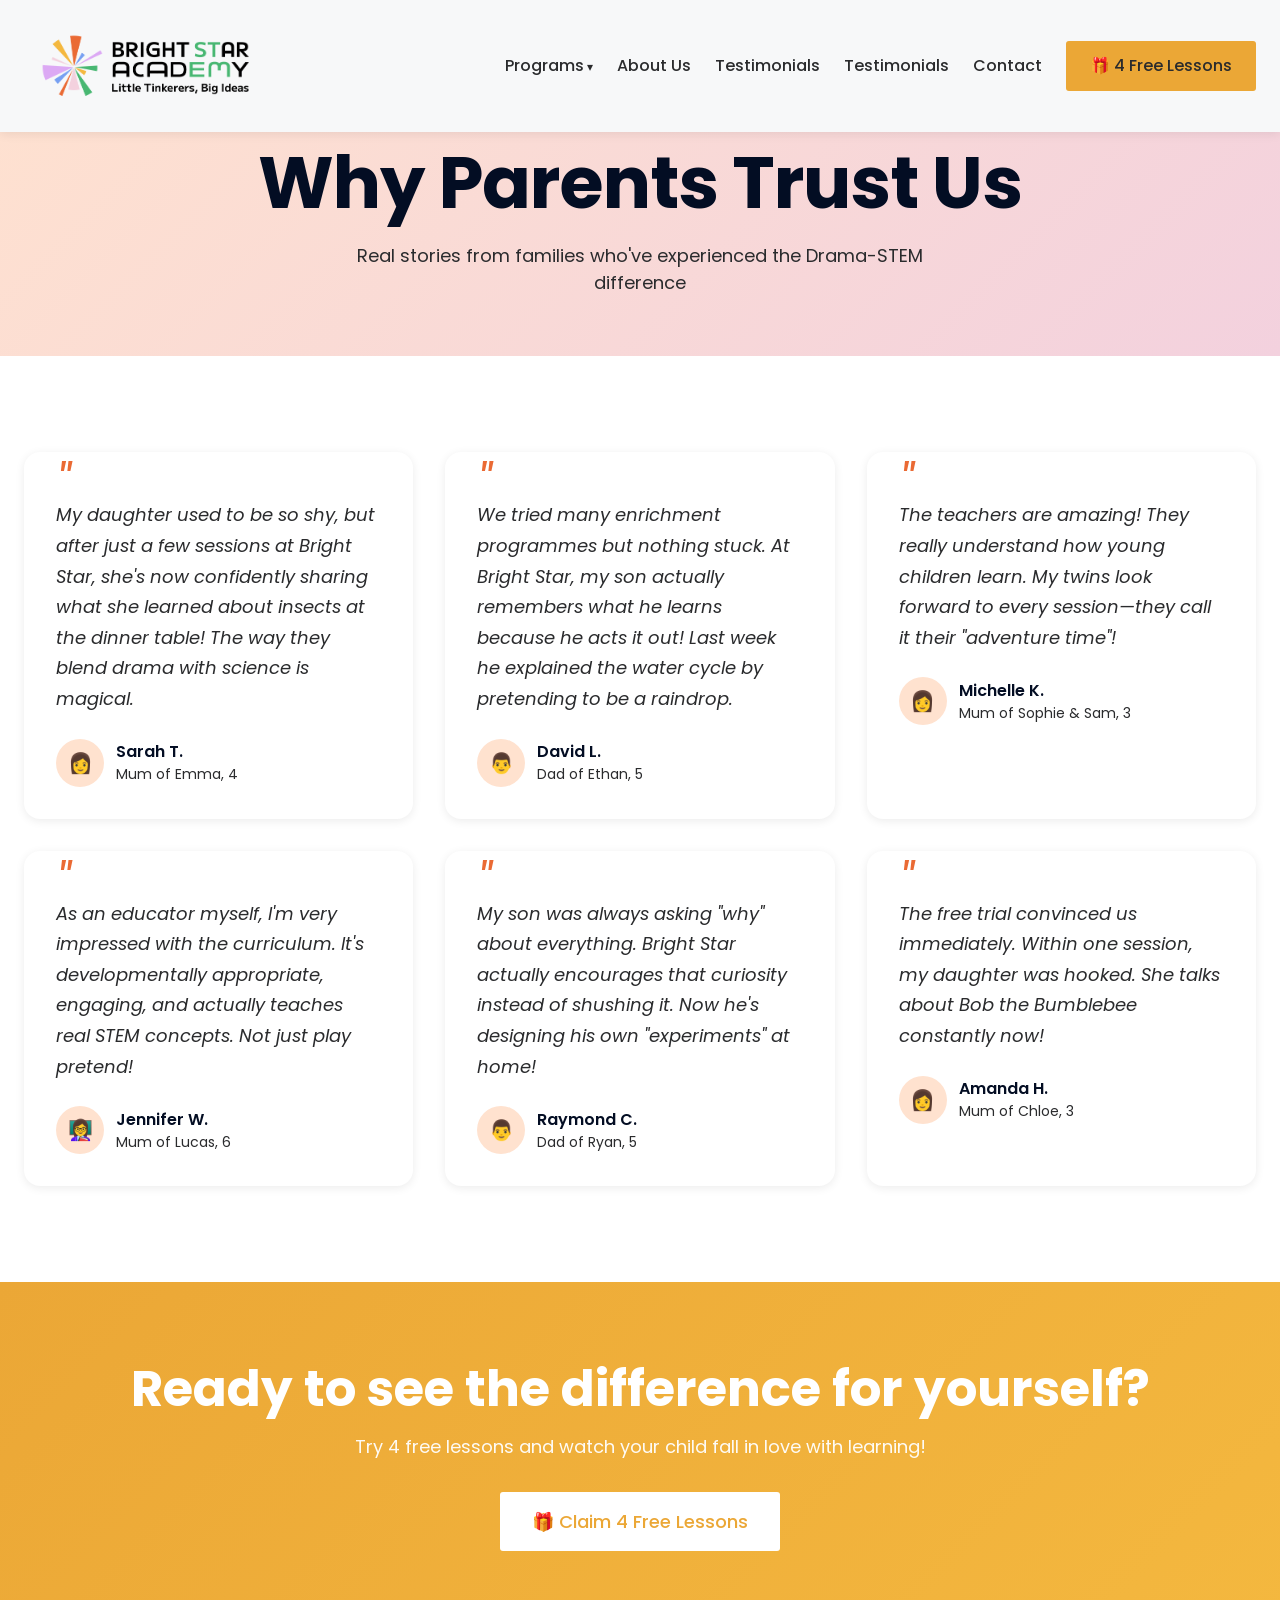
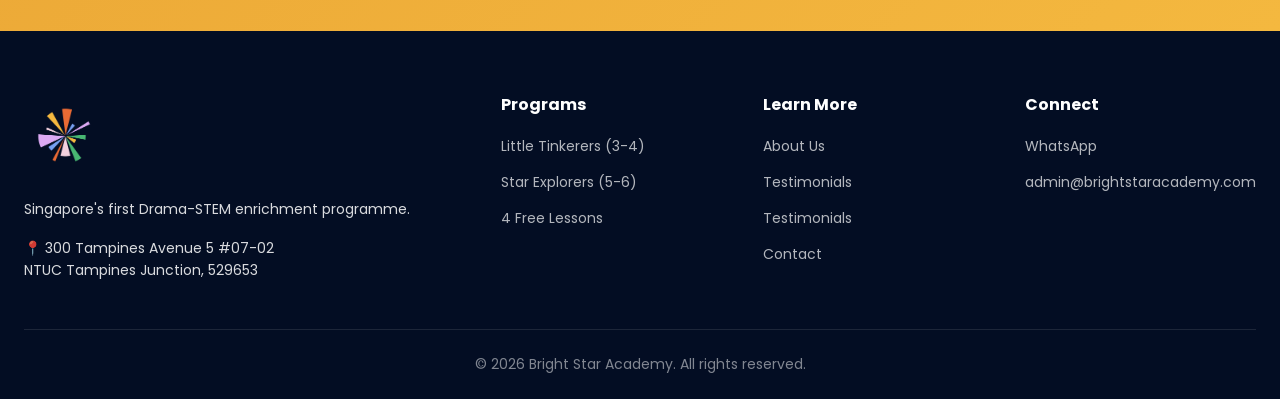
<file: testimonials.html>
<!DOCTYPE html>
<html lang="en">
<head>
    <meta charset="UTF-8">
    <meta name="viewport" content="width=device-width, initial-scale=1.0">
    <title>Why Parents Trust Us | Bright Star Academy</title>
    <meta name="description" content="See what parents are saying about Bright Star Academy's Drama-STEM programmes.">
    <link rel="stylesheet" href="styles.css">
    <link rel="icon" href="assets/images/logo-icon.png" type="image/png">
</head>
<body>
    <!-- Navigation -->
    <nav class="navbar">
        <div class="container nav-content">
            <a href="/" class="logo">
                <img src="assets/images/logo.png" alt="Bright Star Academy">
            </a>
            <ul class="nav-links">
                <li class="nav-dropdown"><a href="programs.html">Programs</a><div class="nav-dropdown-content"><a href="little-tinkerers.html">Little Tinkerers (3-4)</a><a href="star-explorers.html">Star Explorers (5-6)</a></div></li>
                <li><a href="about.html">About Us</a></li>
                <li><a href="testimonials.html">Testimonials</a></li>
                <li><a href="testimonials.html">Testimonials</a></li>
                <li><a href="contact.html">Contact</a></li>
                <li><a href="4-free-lessons.html" class="btn btn-primary">🎁 4 Free Lessons</a></li>
            </ul>
            <button class="mobile-menu-btn" aria-label="Menu">☰</button>
        </div>
    </nav>

    <!-- Page Header -->
    <section class="page-header" style="background: linear-gradient(135deg, #FFE2CF 0%, #F3D1DE 100%);">
        <div class="container">
            <h1>Why Parents Trust Us</h1>
            <p>Real stories from families who've experienced the Drama-STEM difference</p>
        </div>
    </section>

    <!-- Testimonials -->
    <section class="section section-light">
        <div class="container">
            <div class="testimonials-grid">
                <div class="testimonial-card">
                    <p class="quote">My daughter used to be so shy, but after just a few sessions at Bright Star, she's now confidently sharing what she learned about insects at the dinner table! The way they blend drama with science is magical.</p>
                    <div class="testimonial-author">
                        <div class="testimonial-avatar">👩</div>
                        <div>
                            <div class="testimonial-name">Sarah T.</div>
                            <div class="testimonial-child">Mum of Emma, 4</div>
                        </div>
                    </div>
                </div>

                <div class="testimonial-card">
                    <p class="quote">We tried many enrichment programmes but nothing stuck. At Bright Star, my son actually remembers what he learns because he acts it out! Last week he explained the water cycle by pretending to be a raindrop.</p>
                    <div class="testimonial-author">
                        <div class="testimonial-avatar">👨</div>
                        <div>
                            <div class="testimonial-name">David L.</div>
                            <div class="testimonial-child">Dad of Ethan, 5</div>
                        </div>
                    </div>
                </div>

                <div class="testimonial-card">
                    <p class="quote">The teachers are amazing! They really understand how young children learn. My twins look forward to every session—they call it their "adventure time"!</p>
                    <div class="testimonial-author">
                        <div class="testimonial-avatar">👩</div>
                        <div>
                            <div class="testimonial-name">Michelle K.</div>
                            <div class="testimonial-child">Mum of Sophie & Sam, 3</div>
                        </div>
                    </div>
                </div>

                <div class="testimonial-card">
                    <p class="quote">As an educator myself, I'm very impressed with the curriculum. It's developmentally appropriate, engaging, and actually teaches real STEM concepts. Not just play pretend!</p>
                    <div class="testimonial-author">
                        <div class="testimonial-avatar">👩‍🏫</div>
                        <div>
                            <div class="testimonial-name">Jennifer W.</div>
                            <div class="testimonial-child">Mum of Lucas, 6</div>
                        </div>
                    </div>
                </div>

                <div class="testimonial-card">
                    <p class="quote">My son was always asking "why" about everything. Bright Star actually encourages that curiosity instead of shushing it. Now he's designing his own "experiments" at home!</p>
                    <div class="testimonial-author">
                        <div class="testimonial-avatar">👨</div>
                        <div>
                            <div class="testimonial-name">Raymond C.</div>
                            <div class="testimonial-child">Dad of Ryan, 5</div>
                        </div>
                    </div>
                </div>

                <div class="testimonial-card">
                    <p class="quote">The free trial convinced us immediately. Within one session, my daughter was hooked. She talks about Bob the Bumblebee constantly now!</p>
                    <div class="testimonial-author">
                        <div class="testimonial-avatar">👩</div>
                        <div>
                            <div class="testimonial-name">Amanda H.</div>
                            <div class="testimonial-child">Mum of Chloe, 3</div>
                        </div>
                    </div>
                </div>
            </div>
        </div>
    </section>

    <!-- CTA -->
    <section class="cta-section">
        <div class="container">
            <h2>Ready to see the difference for yourself?</h2>
            <p>Try 4 free lessons and watch your child fall in love with learning!</p>
            <a href="4-free-lessons.html" class="btn btn-primary btn-large">🎁 Claim 4 Free Lessons</a>
        </div>
    </section>

    <!-- Footer -->
    <footer class="footer">
        <div class="container">
            <div class="footer-grid">
                <div class="footer-brand">
                    <img src="assets/images/logo-icon.png" alt="Bright Star Academy" class="footer-icon">
                    <p>Singapore's first Drama-STEM enrichment programme.</p>
                    <p class="footer-address">📍 300 Tampines Avenue 5 #07-02<br>NTUC Tampines Junction, 529653</p>
                </div>
                <div class="footer-column">
                    <h5>Programs</h5>
                    <ul class="footer-links">
                        <li><a href="little-tinkerers.html">Little Tinkerers (3-4)</a></li>
                        <li><a href="star-explorers.html">Star Explorers (5-6)</a></li>
                        <li><a href="4-free-lessons.html">4 Free Lessons</a></li>
                    </ul>
                </div>
                <div class="footer-column">
                    <h5>Learn More</h5>
                    <ul class="footer-links">
                        <li><a href="about.html">About Us</a></li>
                <li><a href="testimonials.html">Testimonials</a></li>
                        <li><a href="testimonials.html">Testimonials</a></li>
                        <li><a href="contact.html">Contact</a></li>
                    </ul>
                </div>
                <div class="footer-column">
                    <h5>Connect</h5>
                    <ul class="footer-links">
                        <li><a href="https://wa.me/6590862745">WhatsApp</a></li>
                        <li><a href="mailto:admin@brightstaracademy.com">admin@brightstaracademy.com</a></li>
                    </ul>
                </div>
            </div>
            <div class="footer-bottom">
                <p>&copy; 2026 Bright Star Academy. All rights reserved.</p>
            </div>
        </div>
    </footer>

    <script>
        document.querySelector('.mobile-menu-btn').addEventListener('click', function() {
            document.querySelector('.nav-links').classList.toggle('active');
        });
    </script>
</body>
</html>
</file>
<file: styles.css>
/* ===== Bright Star Academy - Faithful Rebuild ===== */
/* Matching original site design */

@import url('https://fonts.googleapis.com/css2?family=M+PLUS+1:wght@400;500;600;700;800&family=Poppins:wght@300;400;500;600;700&display=swap');

/* ===== CSS Variables - Original Site Colors ===== */
:root {
    /* Original site colors */
    --color-background: #F7F8F9;
    --color-heading: #030D23;
    --color-text: #2A2B2D;
    --color-link: #2463EB;
    --color-link-hover: #1E52C2;
    --color-button: #EBA736;
    --color-button-hover: #1E52C2;
    --color-selection-bg: #E9EBF1;
    --color-selection-high: #1E52C2;
    --color-border: #D1D6E0;
    --color-menu-dropdown: #FDCD80;
    
    /* Brand colors from guidelines */
    --brand-peach: #FFE2CF;
    --brand-peach-light: #FFEDE3;
    --brand-orange: #EA6A34;
    --brand-yellow: #F4B83F;
    --brand-blue: #77A0F2;
    --brand-green: #48B772;
    --brand-purple: #DCA9F4;
    --brand-pink: #F3D1DE;
    
    /* Layout */
    --container-width: 1280px;
    --radius: 8px;
    --radius-lg: 16px;
    --shadow: 0 2px 10px rgba(0, 0, 0, 0.08);
    --shadow-lg: 0 4px 20px rgba(0, 0, 0, 0.12);
}

/* ===== Reset ===== */
*, *::before, *::after {
    margin: 0;
    padding: 0;
    box-sizing: border-box;
}

html {
    scroll-behavior: smooth;
}

body {
    font-family: 'Poppins', sans-serif;
    font-size: 16px;
    line-height: 1.5;
    color: var(--color-text);
    background-color: var(--color-background);
}

img {
    max-width: 100%;
    height: auto;
}

a {
    color: var(--color-link);
    text-decoration: none;
    transition: color 0.3s ease;
}

a:hover {
    color: var(--color-link-hover);
}

/* ===== Typography ===== */
h1, h2, h3, h4, h5, h6 {
    font-family: 'Poppins', sans-serif;
    font-weight: 700;
    color: var(--color-heading);
    line-height: 1.2;
}

h1 { font-size: 72px; letter-spacing: -1px; }
h2 { font-size: 50px; line-height: 1.1; }
h3 { font-size: 38px; }
h4 { font-size: 28px; }
h5 { font-size: 21px; }
h6 { font-size: 16px; }

.container {
    max-width: var(--container-width);
    margin: 0 auto;
    padding: 0 24px;
}

/* ===== Buttons ===== */
.btn {
    display: inline-flex;
    align-items: center;
    justify-content: center;
    gap: 8px;
    padding: 13px 24px;
    border-radius: 3px;
    font-family: 'Poppins', sans-serif;
    font-weight: 500;
    font-size: 16px;
    text-decoration: none;
    transition: all 0.3s ease;
    cursor: pointer;
    border: none;
}

.btn-primary {
    background: var(--color-button);
    color: #fff;
}

.btn-primary:hover {
    background: var(--color-button-hover);
    color: #fff;
}

.btn-secondary {
    background: transparent;
    color: var(--color-link);
    border: 2px solid var(--color-link);
}

.btn-secondary:hover {
    background: var(--color-link);
    color: #fff;
}

.btn-large {
    padding: 16px 32px;
    font-size: 18px;
}

.btn-whatsapp {
    background: #25D366;
    color: #fff;
}

.btn-whatsapp:hover {
    background: #128C7E;
    color: #fff;
}

/* ===== Navigation ===== */
.navbar {
    position: fixed;
    top: 0;
    left: 0;
    right: 0;
    background: var(--color-background);
    z-index: 1000;
    padding: 16px 0;
    box-shadow: var(--shadow);
}

.nav-content {
    display: flex;
    align-items: center;
    justify-content: space-between;
}

.logo {
    display: flex;
    align-items: center;
}

.logo img {
    height: 100px;
    width: auto;
}

/* Programs Dropdown */
.nav-dropdown {
    position: relative;
}

.nav-dropdown-content {
    display: none;
    position: absolute;
    top: 100%;
    left: 0;
    background: #fff;
    min-width: 240px;
    box-shadow: var(--shadow-lg);
    border-radius: var(--radius);
    padding: 8px 0;
    z-index: 1001;
    white-space: nowrap;
}

.nav-dropdown:hover .nav-dropdown-content {
    display: block;
}

.nav-dropdown-content a {
    display: block;
    padding: 12px 20px;
    color: var(--color-text);
    font-weight: 500;
}

.nav-dropdown-content a:hover {
    background: var(--color-background);
    color: var(--color-link);
}

.nav-dropdown > a::after {
    content: ' ▾';
    font-size: 12px;
}

.nav-links {
    display: flex;
    align-items: center;
    gap: 24px;
    list-style: none;
}

.nav-links a {
    color: var(--color-text);
    font-weight: 500;
    font-size: 16px;
}

.nav-links a:hover {
    color: var(--color-link-hover);
}

.mobile-menu-btn {
    display: none;
    background: none;
    border: none;
    font-size: 24px;
    cursor: pointer;
    color: var(--color-heading);
}

/* ===== Hero Section ===== */
.hero {
    padding: 140px 0 80px;
    background: var(--color-background);
}

.hero-grid {
    display: grid;
    grid-template-columns: 1fr 1fr;
    gap: 64px;
    align-items: center;
}

.hero-content h1 {
    margin-bottom: 24px;
}

.hero-content p {
    font-size: 18px;
    color: var(--color-text);
    margin-bottom: 32px;
    line-height: 1.7;
}

.hero-buttons {
    display: flex;
    gap: 16px;
    flex-wrap: wrap;
}

.hero-image {
    border-radius: var(--radius-lg);
    overflow: hidden;
}

.hero-image img {
    width: 100%;
    height: auto;
    display: block;
}

/* ===== Sections ===== */
.section {
    padding: 96px 0;
}

.section-light {
    background: #fff;
}

.section-gray {
    background: var(--color-background);
}

.section-peach {
    background: var(--brand-peach);
}

.section-header {
    text-align: center;
    margin-bottom: 64px;
}

.section-header h2 {
    margin-bottom: 16px;
}

.section-header p {
    font-size: 18px;
    color: var(--color-text);
    max-width: 700px;
    margin: 0 auto;
}

/* ===== Core Values Grid ===== */
.values-grid {
    display: grid;
    grid-template-columns: repeat(7, 1fr);
    gap: 24px;
}

.value-item {
    text-align: center;
}

.value-icon {
    width: 80px;
    height: 80px;
    margin: 0 auto 12px;
}

.value-icon img {
    width: 100%;
    height: 100%;
    object-fit: contain;
}

.value-item h5 {
    font-size: 16px;
    font-weight: 600;
}

/* ===== DA:STEM Section ===== */
.dastem-section {
    padding: 96px 0;
    background: #fff;
}

.dastem-grid {
    display: grid;
    grid-template-columns: 1fr 1fr;
    gap: 48px;
    align-items: center;
}

.dastem-content {
    text-align: left;
}

.dastem-content h2 {
    margin-bottom: 24px;
}

.dastem-content p {
    font-size: 18px;
    line-height: 1.8;
    margin-bottom: 16px;
}

.dastem-logo {
    margin-top: 32px;
}

.dastem-logo img {
    max-width: 400px;
}

.dastem-image img {
    width: 100%;
    border-radius: 16px;
    box-shadow: 0 8px 30px rgba(0,0,0,0.12);
}

/* ===== Two Column Content Grid ===== */
.two-col-grid {
    display: grid;
    grid-template-columns: 1fr 1fr;
    gap: 48px;
    align-items: center;
}

.two-col-grid img {
    width: 100%;
    border-radius: 16px;
    box-shadow: 0 8px 30px rgba(0,0,0,0.12);
}

/* ===== Program Cards ===== */
.programs-grid {
    display: grid;
    grid-template-columns: repeat(2, 1fr);
    gap: 48px;
    align-items: stretch;
}

.program-card {
    background: #fff;
    border-radius: var(--radius-lg);
    padding: 48px;
    box-shadow: var(--shadow-lg);
    transition: transform 0.3s ease;
    display: flex;
    flex-direction: column;
    height: 100%;
}

.program-card:hover {
    transform: translateY(-8px);
}

.program-card .btn {
    margin-top: auto;
}

.program-emoji {
    font-size: 64px;
    margin-bottom: 20px;
}

.program-card h3 {
    margin-bottom: 8px;
    color: var(--color-heading);
}

.program-age {
    display: inline-block;
    background: var(--color-heading);
    color: #fff;
    padding: 12px 24px;
    border-radius: 30px;
    font-weight: 600;
    font-size: 18px;
    margin-bottom: 16px;
}

.program-card p {
    color: var(--color-text);
    margin-bottom: 24px;
    line-height: 1.7;
}

.program-features {
    list-style: none;
    margin-bottom: 32px;
    flex-grow: 1;
}

.program-features li {
    padding: 8px 0;
    padding-left: 24px;
    position: relative;
}

.program-features li::before {
    content: '✦';
    position: absolute;
    left: 0;
    color: var(--brand-orange);
}

/* ===== Modules Section ===== */
.modules-grid {
    display: grid;
    grid-template-columns: repeat(auto-fill, minmax(320px, 1fr));
    gap: 24px;
}

.module-card {
    background: #fff;
    border-radius: var(--radius);
    padding: 24px;
    box-shadow: var(--shadow);
    display: flex;
    gap: 16px;
}

.module-number {
    width: 48px;
    height: 48px;
    background: var(--color-button);
    color: #fff;
    border-radius: 50%;
    display: flex;
    align-items: center;
    justify-content: center;
    font-weight: 700;
    font-size: 18px;
    flex-shrink: 0;
}

.module-content h5 {
    margin-bottom: 8px;
    font-size: 18px;
}

.module-content p {
    font-size: 14px;
    color: var(--color-text);
    line-height: 1.5;
}

/* ===== CTA Section ===== */
.cta-section {
    padding: 80px 0;
    background: linear-gradient(135deg, var(--color-button) 0%, var(--brand-yellow) 100%);
    text-align: center;
}

.cta-section h2 {
    color: #fff;
    margin-bottom: 16px;
}

.cta-section p {
    color: #fff;
    font-size: 18px;
    margin-bottom: 32px;
    opacity: 0.95;
}

.cta-section .btn-primary {
    background: #fff;
    color: var(--color-button);
}

.cta-section .btn-primary:hover {
    background: var(--color-heading);
    color: #fff;
}

/* ===== Contact Section ===== */
.contact-grid {
    display: grid;
    grid-template-columns: 1fr 1.2fr;
    gap: 64px;
}

.contact-item {
    display: flex;
    gap: 16px;
    margin-bottom: 28px;
}

.contact-icon {
    width: 48px;
    height: 48px;
    background: var(--brand-peach);
    border-radius: 50%;
    display: flex;
    align-items: center;
    justify-content: center;
    font-size: 20px;
    flex-shrink: 0;
}

.contact-text strong {
    display: block;
    margin-bottom: 4px;
    color: var(--color-heading);
}

.contact-text p,
.contact-text a {
    color: var(--color-text);
}

.whatsapp-link {
    display: inline-flex;
    align-items: center;
    gap: 8px;
    background: #25D366;
    color: #fff !important;
    padding: 8px 16px;
    border-radius: 20px;
    font-size: 14px;
    margin-top: 8px;
    transition: background 0.3s ease;
}

.whatsapp-link:hover {
    background: #128C7E;
}

/* ===== Contact Form ===== */
.contact-form {
    background: #fff;
    padding: 40px;
    border-radius: var(--radius-lg);
    box-shadow: var(--shadow);
}

.contact-form h3 {
    margin-bottom: 24px;
}

.form-group {
    margin-bottom: 20px;
}

.form-group label {
    display: block;
    margin-bottom: 8px;
    font-weight: 500;
    color: var(--color-heading);
}

.form-group input,
.form-group select,
.form-group textarea {
    width: 100%;
    padding: 12px 16px;
    border: 2px solid #ddd;
    border-radius: 3px;
    font-family: 'Poppins', sans-serif;
    font-size: 16px;
    transition: border-color 0.3s ease;
    background: var(--color-background);
}

.form-group input:focus,
.form-group select:focus,
.form-group textarea:focus {
    outline: none;
    border-color: var(--color-link);
}

/* ===== Page Header ===== */
.page-header {
    padding: 140px 0 60px;
    background: var(--brand-peach);
    text-align: center;
}

.page-header h1 {
    margin-bottom: 16px;
}

.page-header p {
    font-size: 18px;
    max-width: 600px;
    margin: 0 auto;
    color: var(--color-text);
}

/* ===== Founders Section ===== */
.founders-grid {
    display: grid;
    grid-template-columns: repeat(2, 1fr);
    gap: 48px;
}

.founder-card {
    background: #fff;
    border-radius: var(--radius-lg);
    padding: 40px;
    text-align: center;
    box-shadow: var(--shadow);
}

.founder-photo {
    width: 150px;
    height: 150px;
    border-radius: 50%;
    background: var(--brand-peach);
    margin: 0 auto 24px;
    display: flex;
    align-items: center;
    justify-content: center;
    font-size: 60px;
    overflow: hidden;
}

.founder-card h4 {
    margin-bottom: 8px;
}

.founder-title {
    color: var(--color-button);
    font-weight: 600;
    margin-bottom: 16px;
}

.founder-credentials {
    font-size: 14px;
    color: var(--color-text);
    margin-bottom: 16px;
    line-height: 1.6;
}

.founder-bio {
    font-size: 15px;
    color: var(--color-text);
    line-height: 1.7;
    text-align: left;
}

/* ===== Footer ===== */
.footer {
    background: var(--color-heading);
    color: #fff;
    padding: 64px 0 24px;
}

.footer-grid {
    display: grid;
    grid-template-columns: 2fr 1fr 1fr 1fr;
    gap: 48px;
    margin-bottom: 48px;
}

.footer-brand img {
    height: 60px;
    margin-bottom: 16px;
    background: #fff;
    padding: 12px 16px;
    border-radius: 8px;
}

.footer-brand p {
    color: rgba(255,255,255,0.85);
    font-size: 14px;
    line-height: 1.6;
}

.footer-column h5 {
    color: #fff;
    margin-bottom: 20px;
    font-size: 16px;
}

.footer-links {
    list-style: none;
}

.footer-links li {
    margin-bottom: 12px;
}

.footer-links a {
    color: rgba(255,255,255,0.7);
    font-size: 14px;
}

.footer-links a:hover {
    color: #fff;
}

.footer-bottom {
    text-align: center;
    padding-top: 24px;
    border-top: 1px solid rgba(255,255,255,0.1);
    color: rgba(255,255,255,0.5);
    font-size: 14px;
}

/* ===== Free Lessons Page ===== */
.program-select-grid {
    display: grid;
    grid-template-columns: repeat(2, 1fr);
    gap: 48px;
}

.select-card {
    background: #fff;
    border-radius: var(--radius-lg);
    padding: 48px;
    text-align: center;
    box-shadow: var(--shadow-lg);
    border: 3px solid transparent;
    transition: all 0.3s ease;
}

.select-card:hover {
    border-color: var(--color-button);
}

.trust-badges {
    display: flex;
    justify-content: center;
    gap: 20px;
    margin-top: 24px;
    padding-top: 24px;
    border-top: 1px solid #eee;
}

.trust-badge {
    font-size: 14px;
    color: var(--color-text);
}

/* ===== Responsive ===== */
@media (max-width: 1024px) {
    h1 { font-size: 48px; }
    h2 { font-size: 36px; }
    h3 { font-size: 28px; }
    
    .hero-grid {
        grid-template-columns: 1fr;
        gap: 40px;
    }
    
    .values-grid {
        grid-template-columns: repeat(4, 1fr);
    }
    
    .footer-grid {
        grid-template-columns: 1fr 1fr;
    }
}

@media (max-width: 768px) {
    h1 { font-size: 36px; }
    h2 { font-size: 28px; }
    
    .nav-links {
        display: none;
        position: absolute;
        top: 100%;
        left: 0;
        right: 0;
        background: #fff;
        flex-direction: column;
        padding: 24px;
        box-shadow: var(--shadow);
    }
    
    .nav-links.active {
        display: flex;
    }
    
    .mobile-menu-btn {
        display: block;
    }
    
    .programs-grid,
    .founders-grid,
    .program-select-grid {
        grid-template-columns: 1fr;
    }
    
    .contact-grid {
        grid-template-columns: 1fr;
    }
    
    .values-grid {
        grid-template-columns: repeat(3, 1fr);
    }
    
    .footer-grid {
        grid-template-columns: 1fr;
        text-align: center;
    }
    
    .section {
        padding: 64px 0;
    }
    
    .dastem-grid {
        grid-template-columns: 1fr;
        text-align: center;
    }
    
    .dastem-content {
        text-align: center;
    }
    
    .dastem-logo img {
        max-width: 300px;
        margin: 0 auto;
    }
    
    .dastem-image {
        order: -1;
        margin-bottom: 24px;
    }
    
    .hero-grid {
        grid-template-columns: 1fr;
    }
    
    .two-col-grid {
        grid-template-columns: 1fr;
    }
    
    .two-col-grid > div:last-child {
        order: -1;
    }
}

@media (max-width: 480px) {
    h1 { font-size: 28px; }
    
    .hero-buttons {
        flex-direction: column;
    }
    
    .btn-large {
        width: 100%;
    }
    
    .values-grid {
        grid-template-columns: repeat(2, 1fr);
    }
    
    .modules-grid {
        grid-template-columns: 1fr;
    }
    
    .trust-badges {
        flex-direction: column;
        align-items: center;
    }
}

/* ===== Program Images (replacing emojis) ===== */
.program-image {
    width: 120px;
    height: 120px;
    margin-bottom: 20px;
    display: flex;
    align-items: center;
    justify-content: center;
}

/* ===== Pricing Section ===== */
.program-pricing {
    background: var(--brand-peach-light);
    padding: 16px 24px;
    border-radius: var(--radius);
    margin-bottom: 24px;
    text-align: center;
    min-height: 90px;
    display: flex;
    flex-direction: column;
    justify-content: center;
}

.program-pricing .price-old {
    font-size: 24px;
    font-weight: 500;
    color: #999;
    text-decoration: line-through;
    margin-right: 8px;
}

.program-pricing .price {
    font-size: 32px;
    font-weight: 700;
    color: var(--color-heading);
}

.program-pricing .price-details {
    font-size: 14px;
    color: var(--color-text);
    display: block;
    margin-top: 4px;
}

/* ===== Bright Minds Tagline ===== */
.bright-minds-tagline {
    font-size: 28px !important;
    font-weight: 700 !important;
    color: var(--brand-orange) !important;
    margin-bottom: 8px !important;
}

/* ===== Footer Icon Styling ===== */
.footer-icon {
    height: 80px !important;
    width: auto !important;
    padding: 0 !important;
    background: transparent !important;
}

.footer-address {
    margin-top: 16px;
    font-size: 13px;
    color: rgba(255,255,255,0.7);
    line-height: 1.6;
}

/* ===== Testimonials Page ===== */
.testimonials-grid {
    display: grid;
    grid-template-columns: repeat(auto-fill, minmax(350px, 1fr));
    gap: 32px;
}

.testimonial-card {
    background: #fff;
    border-radius: var(--radius-lg);
    padding: 32px;
    box-shadow: var(--shadow);
}

.testimonial-card .quote {
    font-size: 18px;
    line-height: 1.7;
    color: var(--color-text);
    margin-bottom: 24px;
    font-style: italic;
}

.testimonial-card .quote::before {
    content: '"';
    font-size: 48px;
    color: var(--brand-orange);
    line-height: 0;
    display: block;
    margin-bottom: 16px;
}

.testimonial-author {
    display: flex;
    align-items: center;
    gap: 12px;
}

.testimonial-avatar {
    width: 48px;
    height: 48px;
    border-radius: 50%;
    background: var(--brand-peach);
    display: flex;
    align-items: center;
    justify-content: center;
    font-size: 20px;
}

.testimonial-name {
    font-weight: 600;
    color: var(--color-heading);
}

.testimonial-child {
    font-size: 14px;
    color: var(--color-text);
}

/* ===== Utilities ===== */
.text-center { text-align: center; }
.mb-2 { margin-bottom: 16px; }
.mb-4 { margin-bottom: 32px; }
.mt-4 { margin-top: 32px; }
</file>
